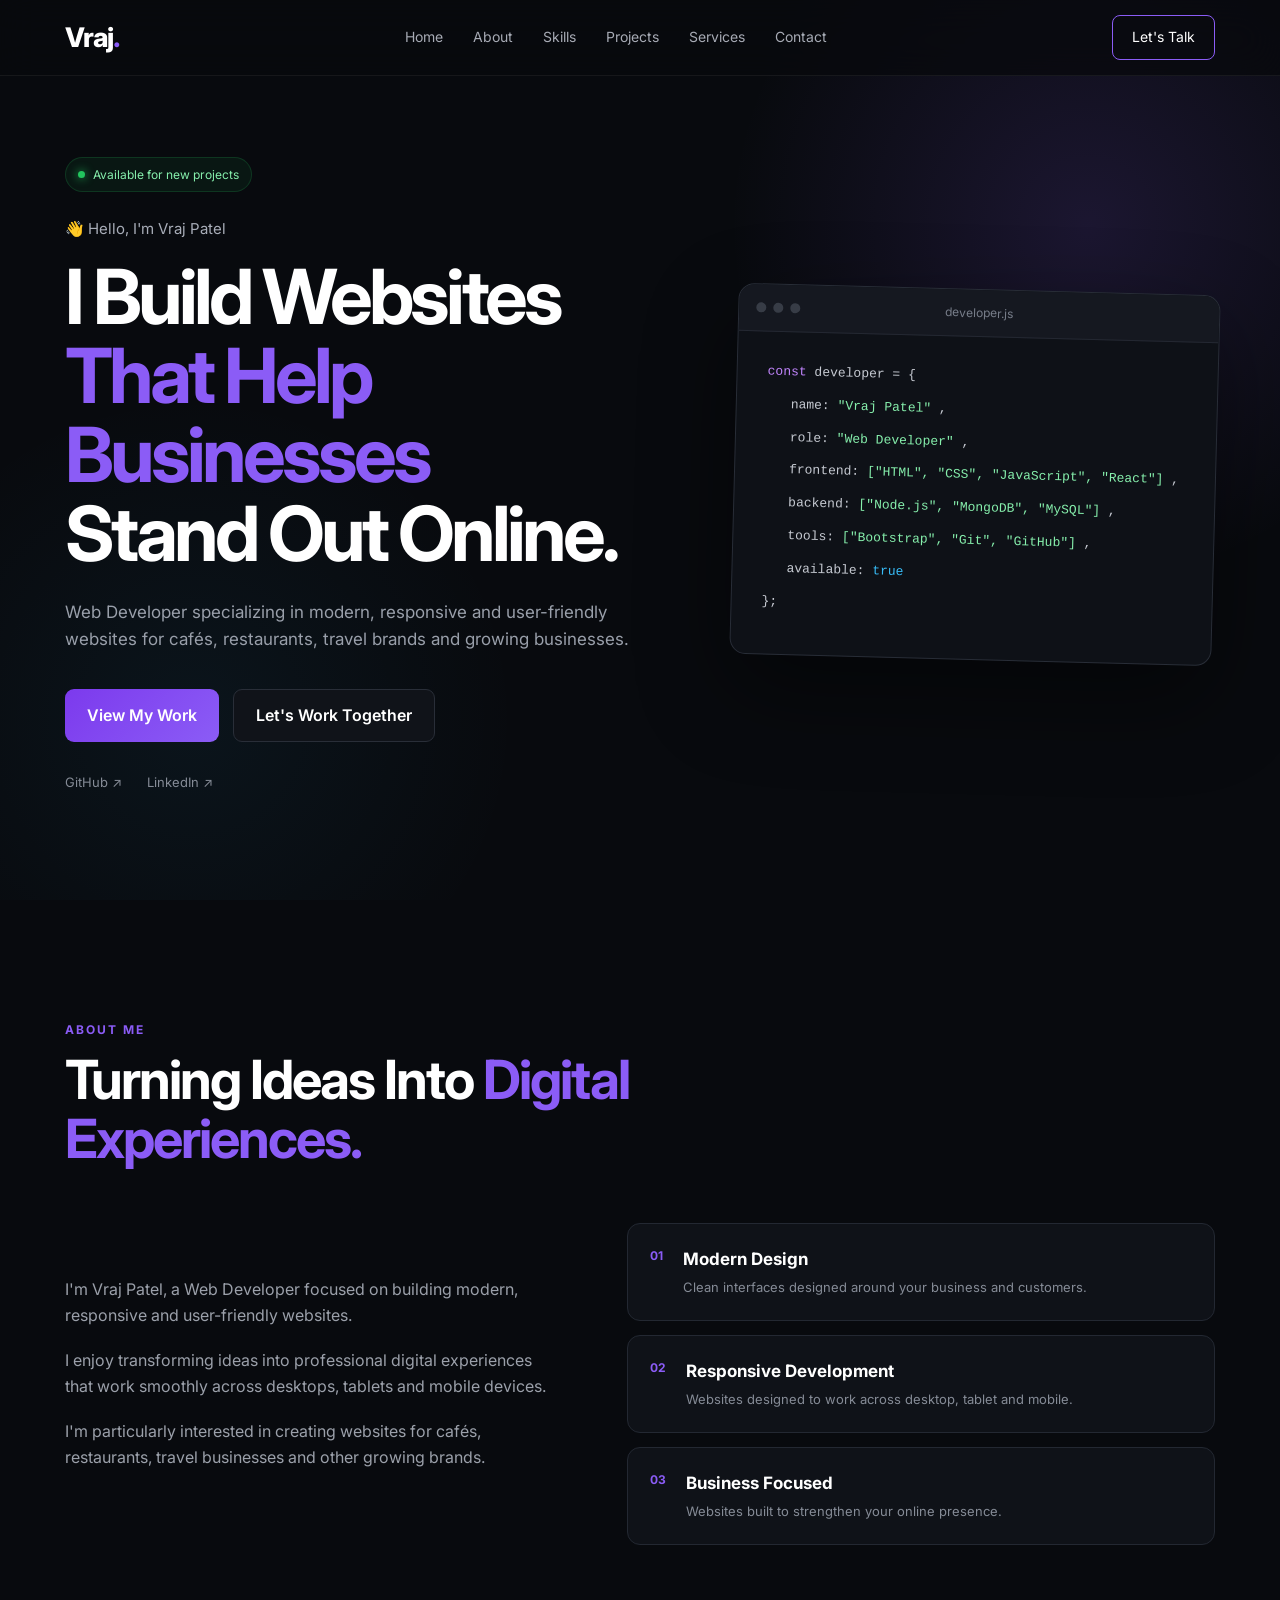
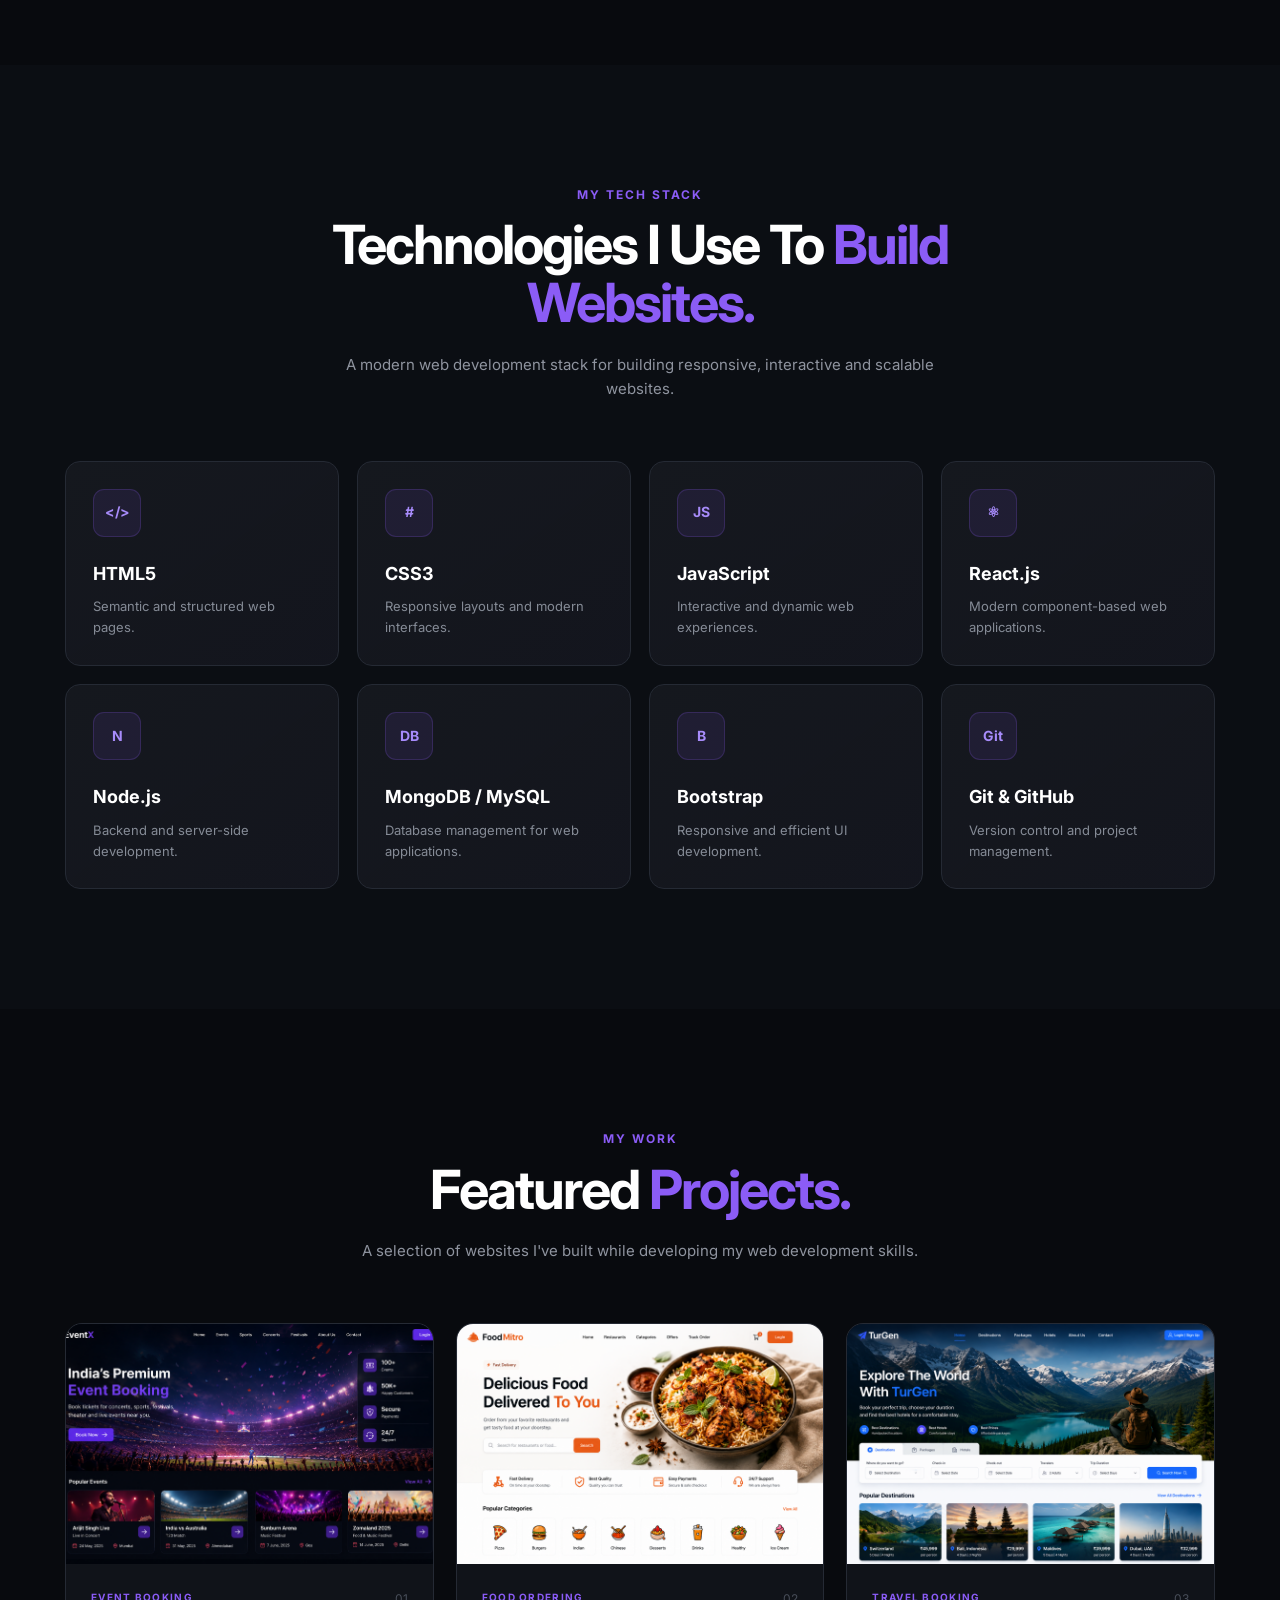
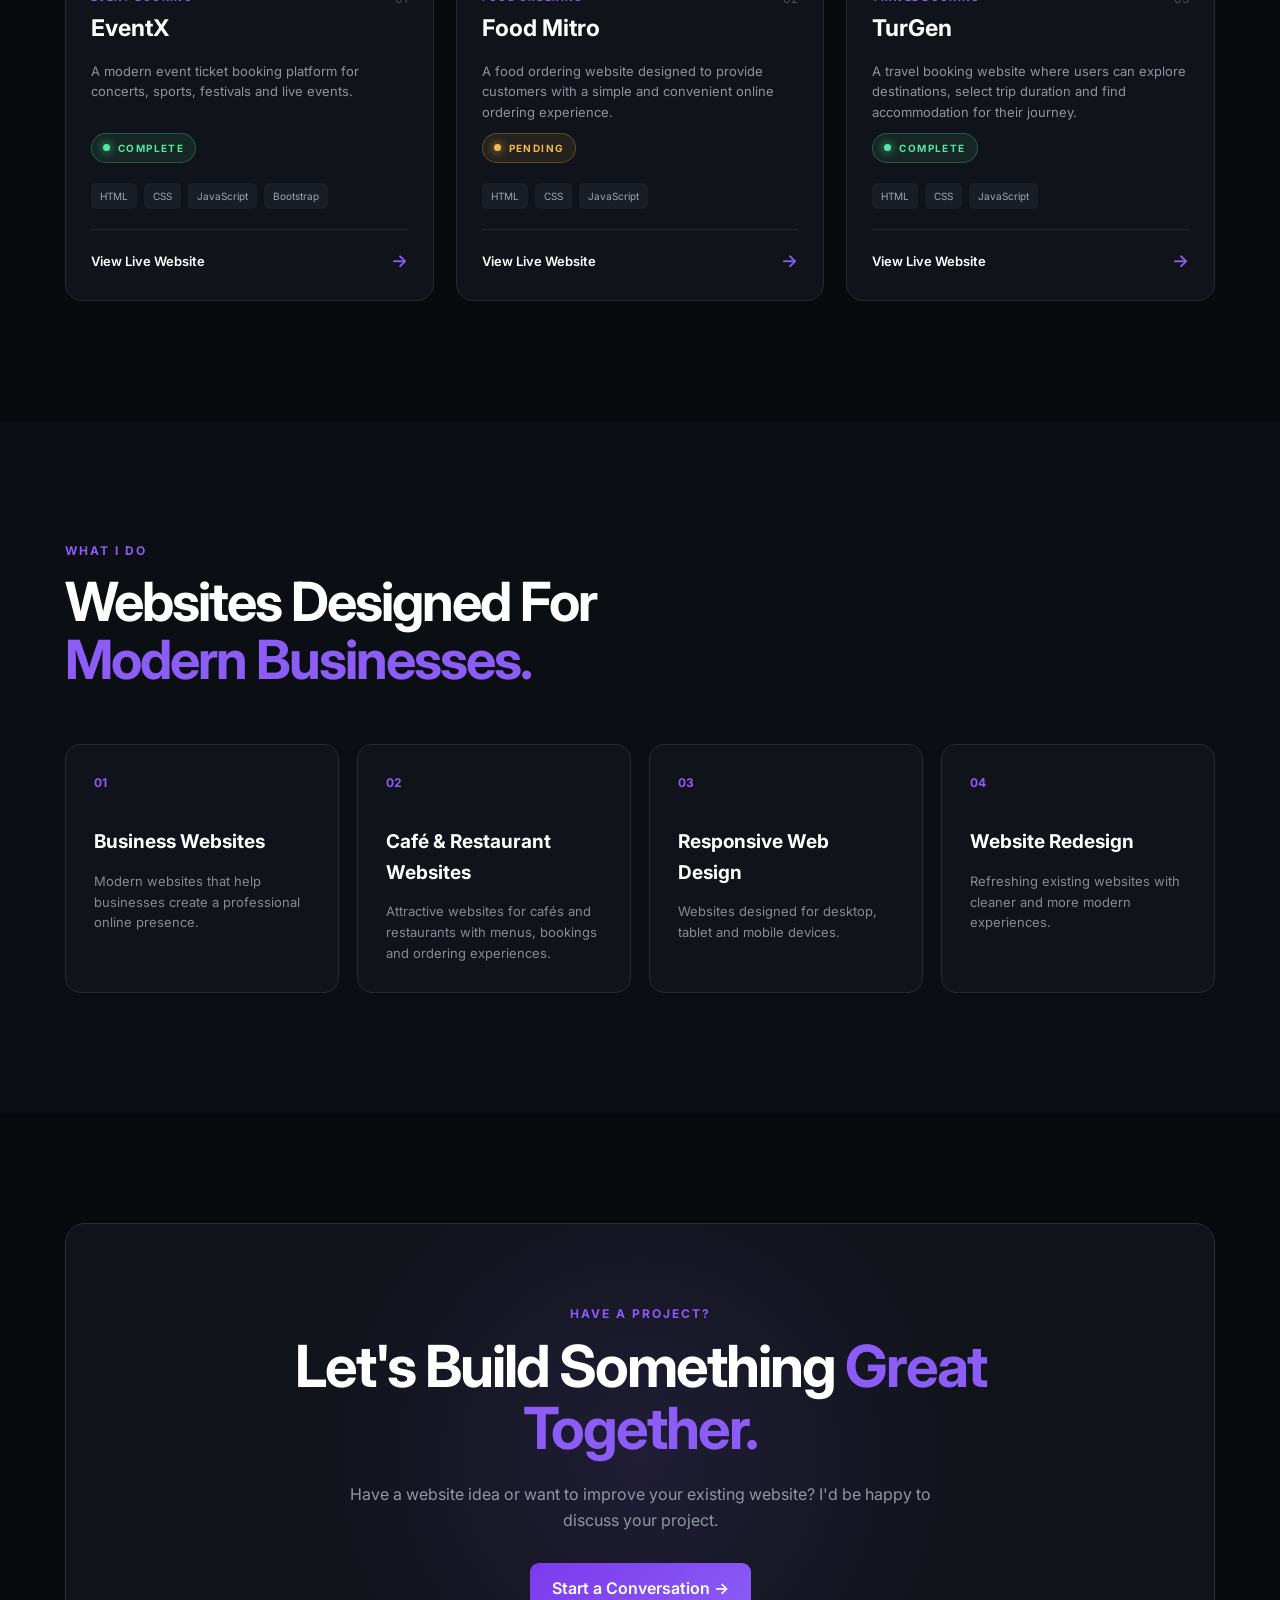
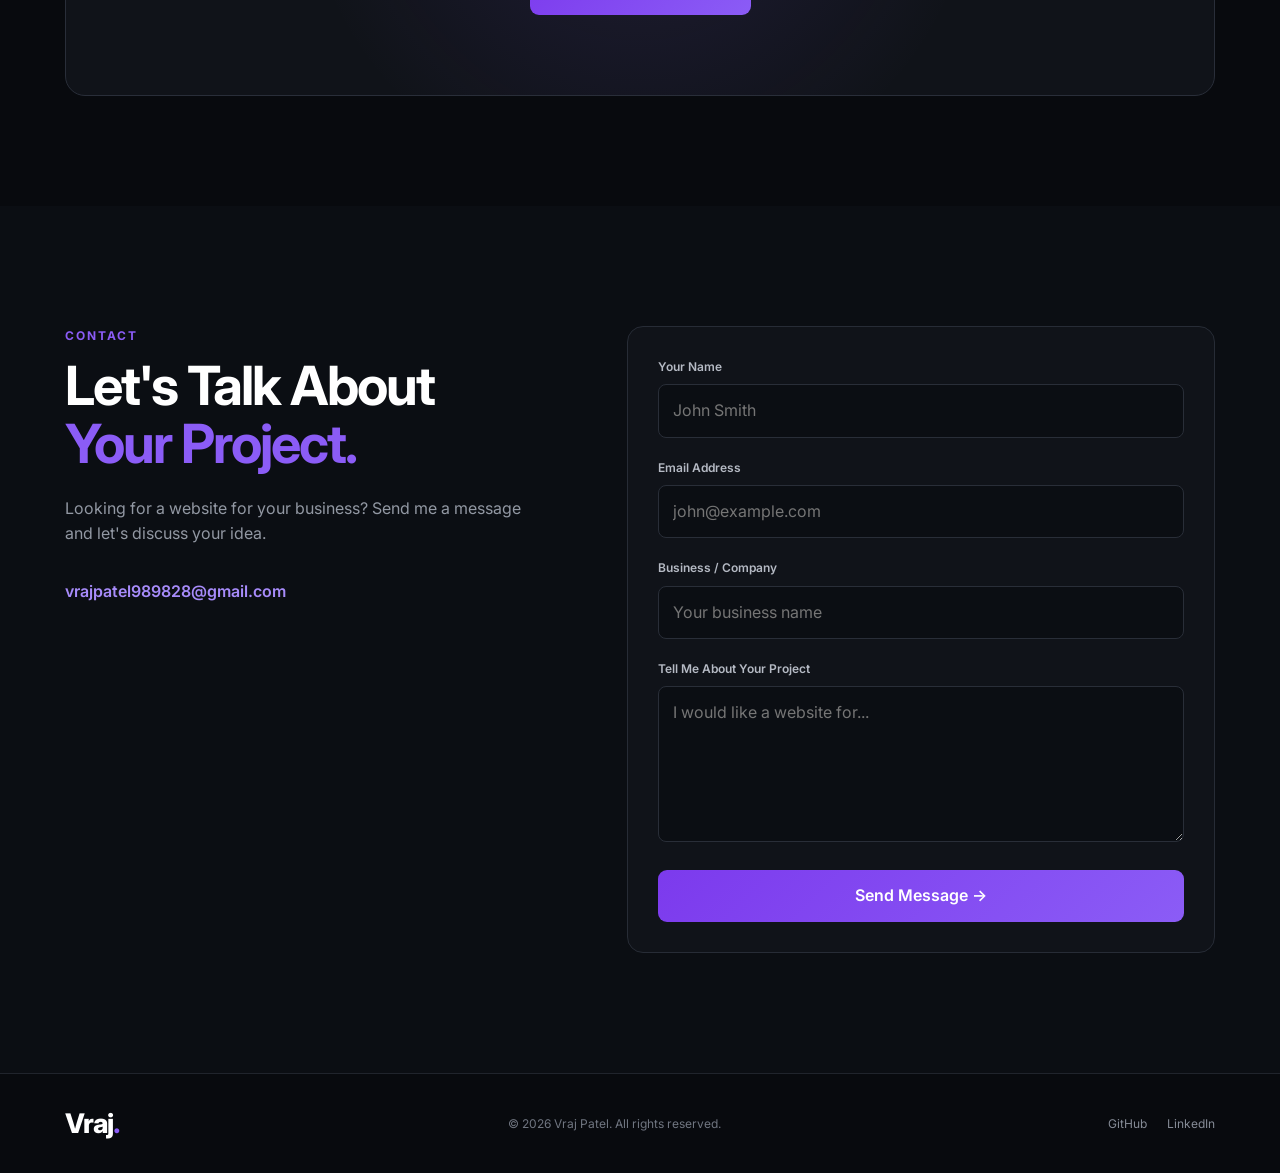
<file: index.html>
<!DOCTYPE html>
<html lang="en">

<head>
    <meta charset="UTF-8">
    <meta name="viewport" content="width=device-width, initial-scale=1.0">

    <title>Vraj Patel | Web Developer</title>

    <meta name="description"
        content="Vraj Patel is a web developer building modern, responsive and user-friendly websites for businesses.">

    <link rel="preconnect" href="https://fonts.googleapis.com">
    <link rel="preconnect" href="https://fonts.gstatic.com" crossorigin>

    <link
        href="https://fonts.googleapis.com/css2?family=Inter:wght@400;500;600;700;800&display=swap"
        rel="stylesheet">

    <link rel="stylesheet" href="style.css">
    <link rel="stylesheet" href="status.css">
</head>

<body>

    <!-- =========================
         NAVBAR
    ========================== -->

    <header class="navbar">

        <div class="container nav-container">

            <a href="#home" class="logo">
                Vraj<span>.</span>
            </a>

            <nav class="nav-menu" id="navMenu">

                <a href="#home">Home</a>
                <a href="#about">About</a>
                <a href="#skills">Skills</a>
                <a href="#projects">Projects</a>
                <a href="#services">Services</a>
                <a href="#contact">Contact</a>

            </nav>

            <a href="#contact" class="nav-btn">
                Let's Talk
            </a>

            <button class="menu-button" id="menuButton">
                ☰
            </button>

        </div>

    </header>


    <main>

        <!-- =========================
             HERO
        ========================== -->

        <section class="hero" id="home">

            <div class="container hero-container">

                <div class="hero-content">

                    <div class="available">
                        <span></span>
                        Available for new projects
                    </div>

                    <p class="hero-small">
                        👋 Hello, I'm Vraj Patel
                    </p>

                    <h1>
                        I Build Websites
                        <span>That Help Businesses</span>
                        Stand Out Online.
                    </h1>

                    <p class="hero-description">
                        Web Developer specializing in modern, responsive
                        and user-friendly websites for cafés, restaurants,
                        travel brands and growing businesses.
                    </p>

                    <div class="hero-buttons">

                        <a href="#projects"
                           class="btn primary-btn">
                            View My Work
                        </a>

                        <a href="#contact"
                           class="btn secondary-btn">
                            Let's Work Together
                        </a>

                    </div>

                    <div class="hero-social">

                        <!-- ADD YOUR GITHUB LINK LATER -->
                        <a href="#" target="_blank">
                            GitHub ↗
                        </a>

                        <!-- ADD YOUR LINKEDIN LINK LATER -->
                        <a href="#" target="_blank">
                            LinkedIn ↗
                        </a>

                    </div>

                </div>


                <!-- DEVELOPER CODE CARD -->

                <div class="hero-card">

                    <div class="code-window">

                        <div class="window-header">

                            <div class="window-dots">
                                <span></span>
                                <span></span>
                                <span></span>
                            </div>

                            <p>developer.js</p>

                        </div>


                        <div class="code-content">

                            <p>
                                <span class="purple">const</span>
                                developer = {
                            </p>

                            <p class="indent">
                                name:
                                <span class="green">
                                    "Vraj Patel"
                                </span>,
                            </p>

                            <p class="indent">
                                role:
                                <span class="green">
                                    "Web Developer"
                                </span>,
                            </p>

                            <p class="indent">
                                frontend:
                                <span class="green">
                                    ["HTML", "CSS", "JavaScript", "React"]
                                </span>,
                            </p>

                            <p class="indent">
                                backend:
                                <span class="green">
                                    ["Node.js", "MongoDB", "MySQL"]
                                </span>,
                            </p>

                            <p class="indent">
                                tools:
                                <span class="green">
                                    ["Bootstrap", "Git", "GitHub"]
                                </span>,
                            </p>

                            <p class="indent">
                                available:
                                <span class="blue">true</span>
                            </p>

                            <p>};</p>

                        </div>

                    </div>

                </div>

            </div>

        </section>


        <!-- =========================
             ABOUT
        ========================== -->

        <section class="section" id="about">

            <div class="container">

                <div class="section-heading">

                    <p class="section-label">
                        ABOUT ME
                    </p>

                    <h2>
                        Turning Ideas Into
                        <span>Digital Experiences.</span>
                    </h2>

                </div>


                <div class="about-grid">

                    <div class="about-content">

                        <p>
                            I'm Vraj Patel, a Web Developer focused on
                            building modern, responsive and user-friendly
                            websites.
                        </p>

                        <p>
                            I enjoy transforming ideas into professional
                            digital experiences that work smoothly across
                            desktops, tablets and mobile devices.
                        </p>

                        <p>
                            I'm particularly interested in creating
                            websites for cafés, restaurants, travel
                            businesses and other growing brands.
                        </p>

                    </div>


                    <div class="about-points">

                        <div class="about-point">
                            <span>01</span>

                            <div>
                                <h3>Modern Design</h3>
                                <p>
                                    Clean interfaces designed around
                                    your business and customers.
                                </p>
                            </div>
                        </div>


                        <div class="about-point">
                            <span>02</span>

                            <div>
                                <h3>Responsive Development</h3>
                                <p>
                                    Websites designed to work across
                                    desktop, tablet and mobile.
                                </p>
                            </div>
                        </div>


                        <div class="about-point">
                            <span>03</span>

                            <div>
                                <h3>Business Focused</h3>
                                <p>
                                    Websites built to strengthen your
                                    online presence.
                                </p>
                            </div>
                        </div>

                    </div>

                </div>

            </div>

        </section>


        <!-- =========================
             SKILLS
        ========================== -->

        <section class="section skills-section" id="skills">

            <div class="container">

                <div class="section-heading centered">

                    <p class="section-label">
                        MY TECH STACK
                    </p>

                    <h2>
                        Technologies I Use To
                        <span>Build Websites.</span>
                    </h2>

                    <p class="section-description">
                        A modern web development stack for building
                        responsive, interactive and scalable websites.
                    </p>

                </div>


                <div class="skills-grid">


                    <div class="skill-card">

                        <div class="skill-icon">
                            &lt;/&gt;
                        </div>

                        <h3>HTML5</h3>

                        <p>
                            Semantic and structured web pages.
                        </p>

                    </div>


                    <div class="skill-card">

                        <div class="skill-icon">
                            #
                        </div>

                        <h3>CSS3</h3>

                        <p>
                            Responsive layouts and modern interfaces.
                        </p>

                    </div>


                    <div class="skill-card">

                        <div class="skill-icon">
                            JS
                        </div>

                        <h3>JavaScript</h3>

                        <p>
                            Interactive and dynamic web experiences.
                        </p>

                    </div>


                    <div class="skill-card">

                        <div class="skill-icon">
                            ⚛
                        </div>

                        <h3>React.js</h3>

                        <p>
                            Modern component-based web applications.
                        </p>

                    </div>


                    <div class="skill-card">

                        <div class="skill-icon">
                            N
                        </div>

                        <h3>Node.js</h3>

                        <p>
                            Backend and server-side development.
                        </p>

                    </div>


                    <div class="skill-card">

                        <div class="skill-icon">
                            DB
                        </div>

                        <h3>MongoDB / MySQL</h3>

                        <p>
                            Database management for web applications.
                        </p>

                    </div>


                    <div class="skill-card">

                        <div class="skill-icon">
                            B
                        </div>

                        <h3>Bootstrap</h3>

                        <p>
                            Responsive and efficient UI development.
                        </p>

                    </div>


                    <div class="skill-card">

                        <div class="skill-icon">
                            Git
                        </div>

                        <h3>Git & GitHub</h3>

                        <p>
                            Version control and project management.
                        </p>

                    </div>

                </div>

            </div>

        </section>


        <!-- =========================
             PROJECTS
        ========================== -->

        <section class="section projects-section" id="projects">

            <div class="container">

                <div class="section-heading centered">

                    <p class="section-label">
                        MY WORK
                    </p>

                    <h2>
                        Featured
                        <span>Projects.</span>
                    </h2>

                    <p class="section-description">
                        A selection of websites I've built while
                        developing my web development skills.
                    </p>

                </div>


                <div class="projects-grid">


                    <!-- =================
                         EVENTX
                    ================== -->

                    <article class="project-card">

                        <div class="project-image">

                            <img
                                src="images/eventx.jpg"
                                alt="EventX Event Booking Website">

                            <div class="image-overlay">

                                <a href="eventx/index.html"
                                   class="preview-btn"
                                   target="_blank"
                                   rel="noopener noreferrer">
                                    View Website →
                                </a>

                            </div>

                        </div>


                        <div class="project-content">

                            <div class="project-title-row">

                                <div>

                                    <p class="project-category">
                                        EVENT BOOKING
                                    </p>

                                    <h3>
                                        EventX
                                    </h3>

                                </div>

                                <span class="project-number">
                                    01
                                </span>

                            </div>


                            <p class="project-description">
                                A modern event ticket booking platform
                                for concerts, sports, festivals and
                                live events.
                            </p>


                            <p class="project-status status-complete"><span></span> Complete</p>

                            <div class="project-tags">

                                <span>HTML</span>
                                <span>CSS</span>
                                <span>JavaScript</span>
                                <span>Bootstrap</span>

                            </div>


                            <!-- ADD EVENTX LIVE LINK HERE -->

                            <a href="eventx/index.html"
                               class="project-link"
                               target="_blank"
                               rel="noopener noreferrer">
                                View Live Website
                                <span>→</span>
                            </a>

                        </div>

                    </article>


                    <!-- =================
                         FOOD MITRO
                    ================== -->

                    <article class="project-card">

                        <div class="project-image">

                            <img
                                src="images/food-mitro.jpg"
                                alt="Food Mitro Food Ordering Website">

                            <div class="image-overlay">

                                <a href="#"
                                   class="preview-btn">
                                    View Website →
                                </a>

                            </div>

                        </div>


                        <div class="project-content">

                            <div class="project-title-row">

                                <div>

                                    <p class="project-category">
                                        FOOD ORDERING
                                    </p>

                                    <h3>
                                        Food Mitro
                                    </h3>

                                </div>

                                <span class="project-number">
                                    02
                                </span>

                            </div>


                            <p class="project-description">
                                A food ordering website designed to
                                provide customers with a simple and
                                convenient online ordering experience.
                            </p>


                            <p class="project-status status-pending"><span></span> Pending</p>

                            <div class="project-tags">

                                <span>HTML</span>
                                <span>CSS</span>
                                <span>JavaScript</span>

                            </div>


                            <!-- ADD FOOD MITRO LIVE LINK HERE -->

                            <a href="#"
                               class="project-link"
                               target="_blank">
                                View Live Website
                                <span>→</span>
                            </a>

                        </div>

                    </article>


                    <!-- =================
                         TURGEN
                    ================== -->

                    <article class="project-card">

                        <div class="project-image">

                            <img
                                src="images/turgen.jpg"
                                alt="TurGen Travel Booking Website">

                            <div class="image-overlay">

                                          <a href="Tourgen/home.html"
                                              class="preview-btn"
                                              target="_blank"
                                              rel="noopener noreferrer">
                                    View Website →
                                </a>

                            </div>

                        </div>


                        <div class="project-content">

                            <div class="project-title-row">

                                <div>

                                    <p class="project-category">
                                        TRAVEL BOOKING
                                    </p>

                                    <h3>
                                        TurGen
                                    </h3>

                                </div>

                                <span class="project-number">
                                    03
                                </span>

                            </div>


                            <p class="project-description">
                                A travel booking website where users
                                can explore destinations, select trip
                                duration and find accommodation for
                                their journey.
                            </p>


                            <p class="project-status status-complete"><span></span> Complete</p>

                            <div class="project-tags">

                                <span>HTML</span>
                                <span>CSS</span>
                                <span>JavaScript</span>

                            </div>


                            <!-- ADD TURGEN LIVE LINK HERE -->

                                     <a href="Tourgen/home.html"
                                         class="project-link"
                                         target="_blank"
                                         rel="noopener noreferrer">
                                View Live Website
                                <span>→</span>
                            </a>

                        </div>

                    </article>

                </div>

            </div>

        </section>


        <!-- =========================
             SERVICES
        ========================== -->

        <section class="section services-section" id="services">

            <div class="container">

                <div class="section-heading">

                    <p class="section-label">
                        WHAT I DO
                    </p>

                    <h2>
                        Websites Designed For
                        <span>Modern Businesses.</span>
                    </h2>

                </div>


                <div class="services-grid">


                    <div class="service-card">

                        <span class="service-number">
                            01
                        </span>

                        <h3>
                            Business Websites
                        </h3>

                        <p>
                            Modern websites that help businesses
                            create a professional online presence.
                        </p>

                    </div>


                    <div class="service-card">

                        <span class="service-number">
                            02
                        </span>

                        <h3>
                            Café & Restaurant Websites
                        </h3>

                        <p>
                            Attractive websites for cafés and
                            restaurants with menus, bookings and
                            ordering experiences.
                        </p>

                    </div>


                    <div class="service-card">

                        <span class="service-number">
                            03
                        </span>

                        <h3>
                            Responsive Web Design
                        </h3>

                        <p>
                            Websites designed for desktop,
                            tablet and mobile devices.
                        </p>

                    </div>


                    <div class="service-card">

                        <span class="service-number">
                            04
                        </span>

                        <h3>
                            Website Redesign
                        </h3>

                        <p>
                            Refreshing existing websites with
                            cleaner and more modern experiences.
                        </p>

                    </div>

                </div>

            </div>

        </section>


        <!-- =========================
             CTA
        ========================== -->

        <section class="cta-section">

            <div class="container">

                <div class="cta-box">

                    <p class="section-label">
                        HAVE A PROJECT?
                    </p>

                    <h2>
                        Let's Build Something
                        <span>Great Together.</span>
                    </h2>

                    <p>
                        Have a website idea or want to improve
                        your existing website? I'd be happy to
                        discuss your project.
                    </p>

                    <a href="#contact"
                       class="btn primary-btn">
                        Start a Conversation →
                    </a>

                </div>

            </div>

        </section>


        <!-- =========================
             CONTACT
        ========================== -->

        <section class="section contact-section" id="contact">

            <div class="container">

                <div class="contact-grid">


                    <div class="contact-info">

                        <p class="section-label">
                            CONTACT
                        </p>

                        <h2>
                            Let's Talk About
                            <span>Your Project.</span>
                        </h2>

                        <p>
                            Looking for a website for your business?
                            Send me a message and let's discuss
                            your idea.
                        </p>


                        <!-- CHANGE YOUR EMAIL HERE -->

                        <a
                            href="mailto:vrajpatel989828@gmail.com"
                            class="email-link">

                            vrajpatel989828@gmail.com

                        </a>

                    </div>


                    <form class="contact-form"
                          id="contactForm">

                        <div class="form-group">

                            <label for="name">
                                Your Name
                            </label>

                            <input
                                type="text"
                                id="name"
                                placeholder="John Smith"
                                required>

                        </div>


                        <div class="form-group">

                            <label for="email">
                                Email Address
                            </label>

                            <input
                                type="email"
                                id="email"
                                placeholder="john@example.com"
                                required>

                        </div>


                        <div class="form-group">

                            <label for="business">
                                Business / Company
                            </label>

                            <input
                                type="text"
                                id="business"
                                placeholder="Your business name">

                        </div>


                        <div class="form-group">

                            <label for="message">
                                Tell Me About Your Project
                            </label>

                            <textarea
                                id="message"
                                rows="5"
                                placeholder="I would like a website for..."
                                required></textarea>

                        </div>


                        <button
                            type="submit"
                            class="btn primary-btn submit-btn">

                            Send Message →

                        </button>

                    </form>

                </div>

            </div>

        </section>

    </main>


    <!-- =========================
         FOOTER
    ========================== -->

    <footer>

        <div class="container footer-container">

            <a href="#home" class="logo">
                Vraj<span>.</span>
            </a>

            <p class="copyright">
                © 2026 Vraj Patel. All rights reserved.
            </p>

            <div class="footer-links">

                <a href="#" target="_blank">
                    GitHub
                </a>

                <a href="#" target="_blank">
                    LinkedIn
                </a>

            </div>

        </div>

    </footer>


    <script src="script.js"></script>

</body>

</html>
</file>
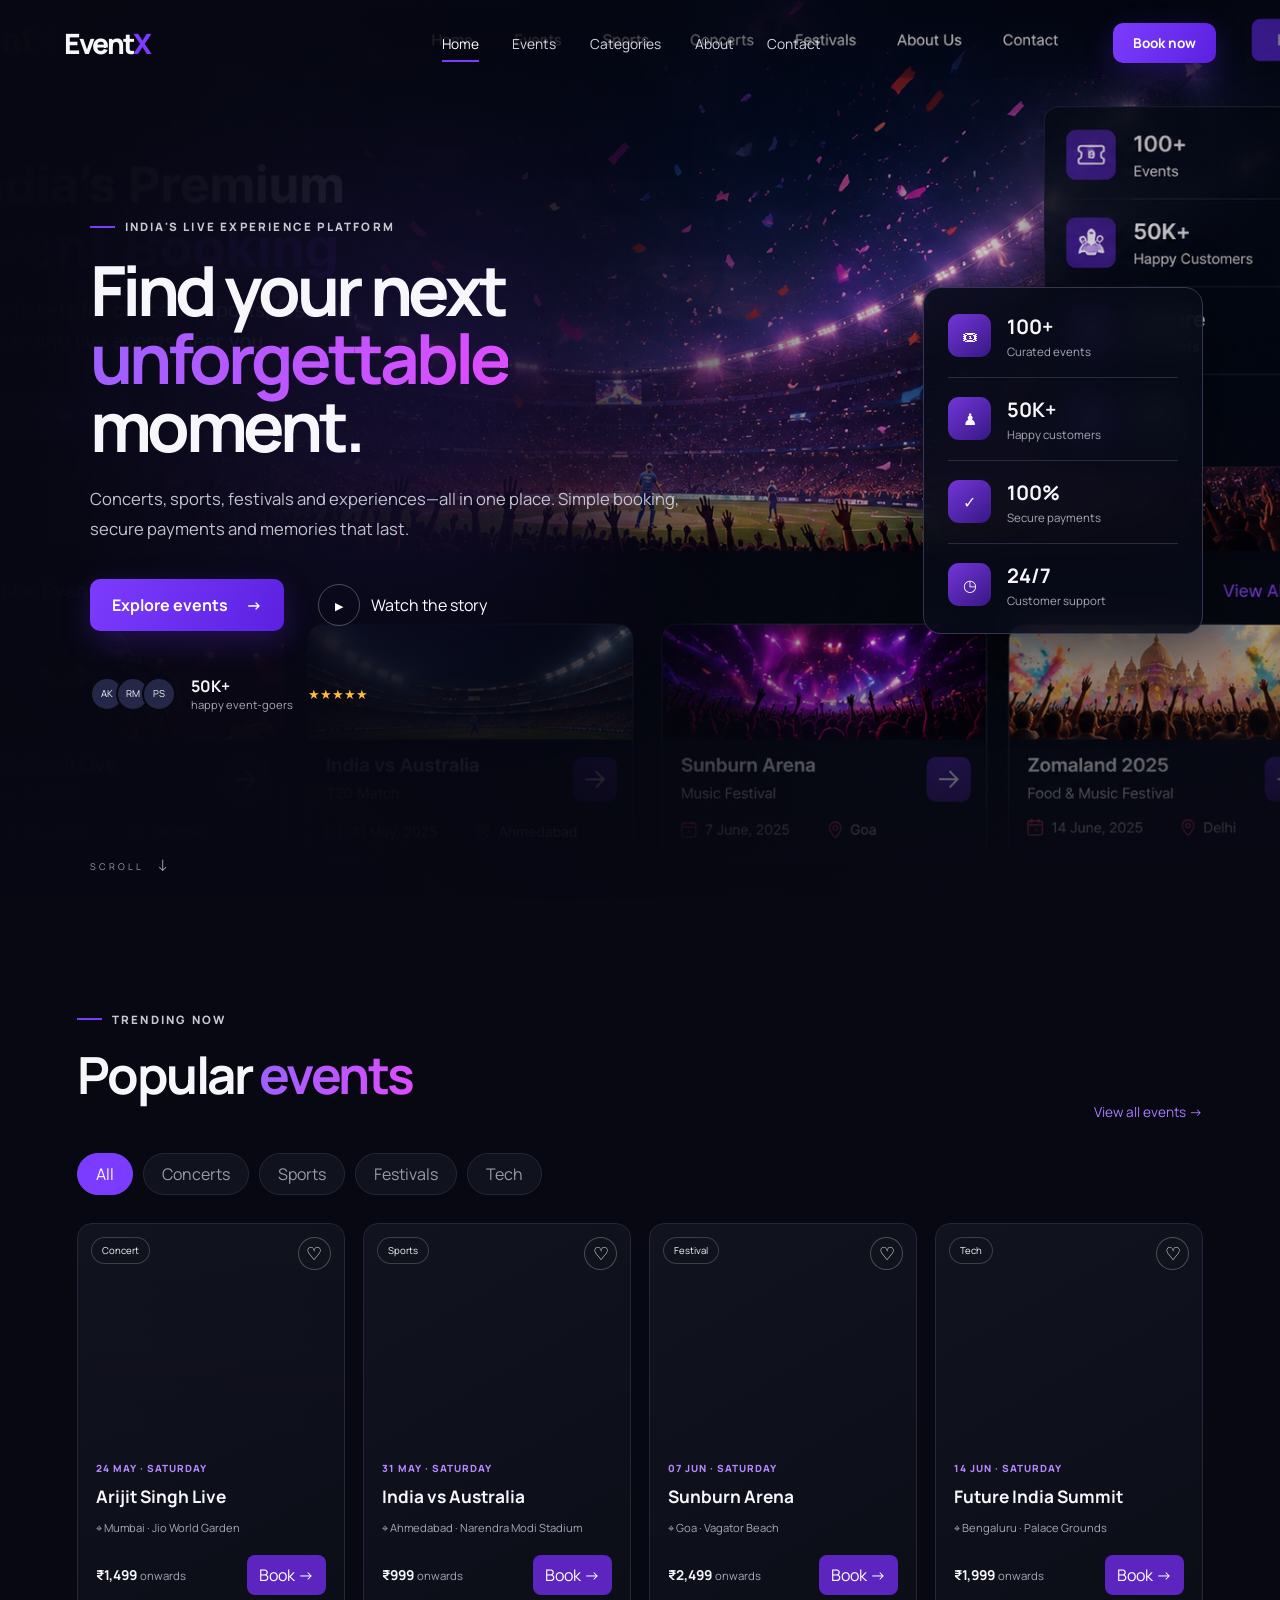
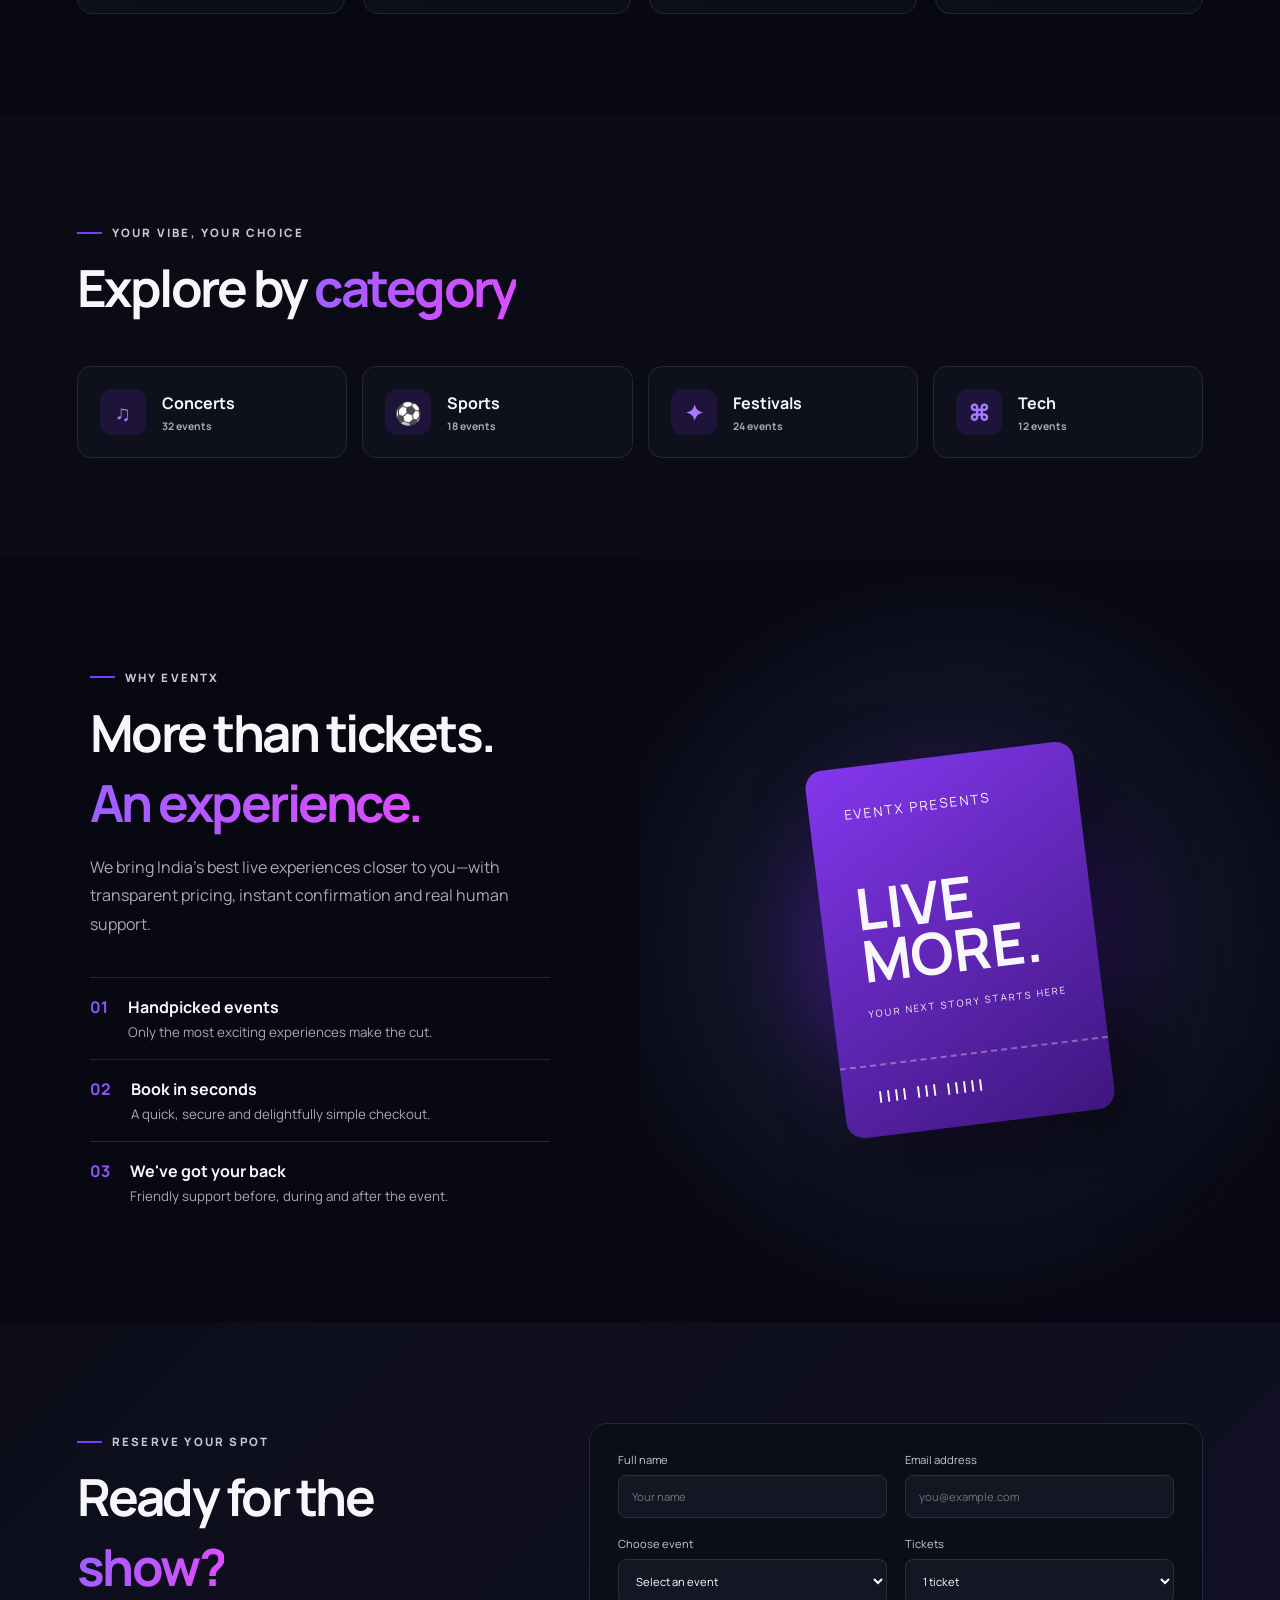
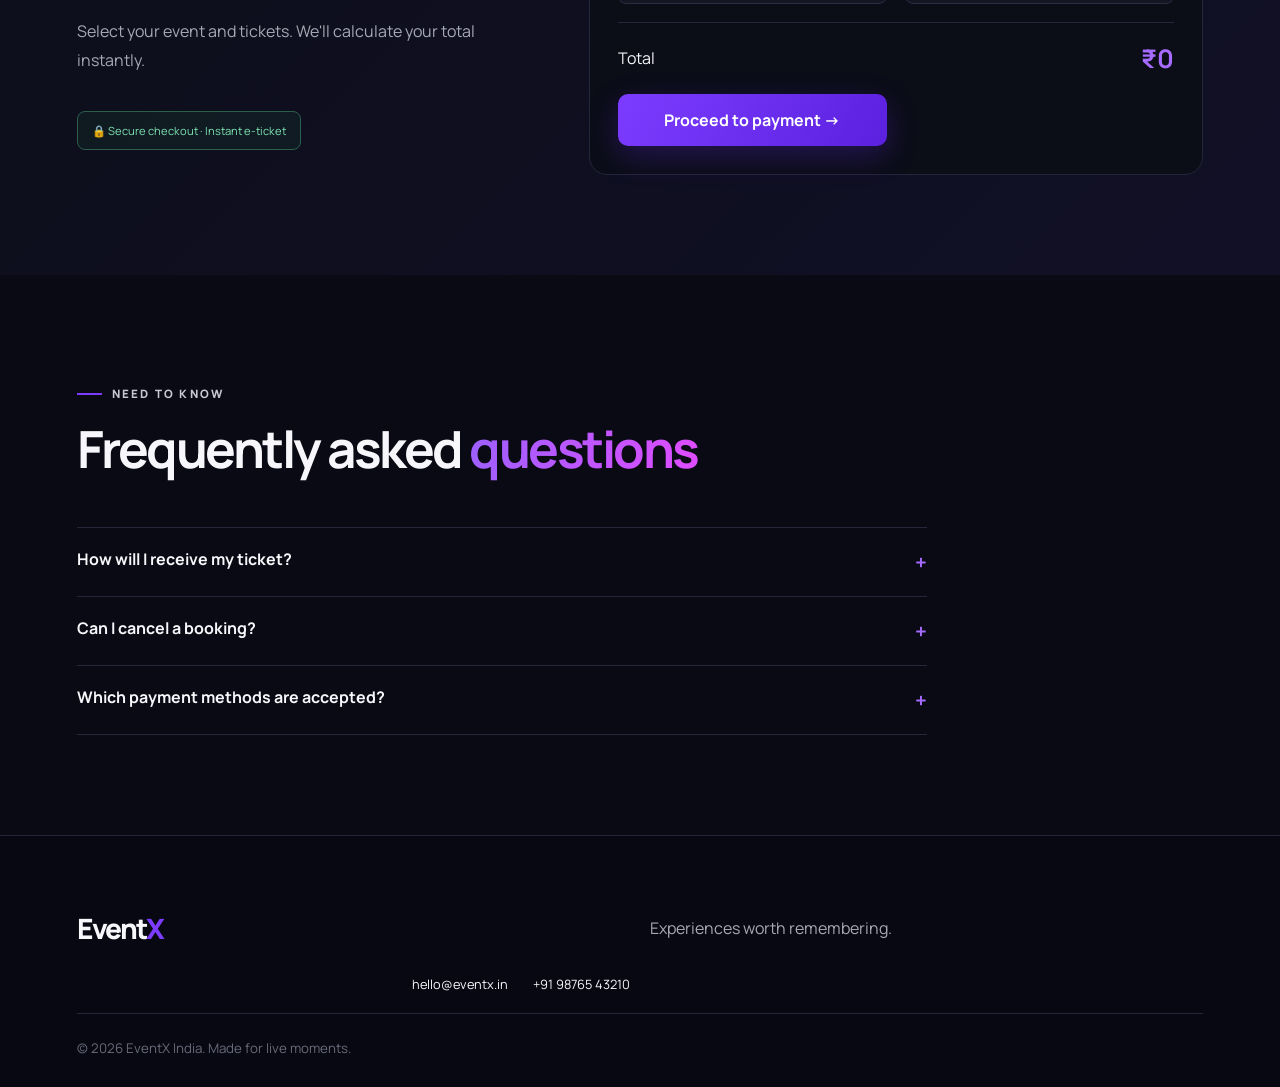
<file: eventx/index.html>
<!doctype html>
<html lang="en">
<head>
  <meta charset="utf-8">
  <meta name="viewport" content="width=device-width,initial-scale=1">
  <meta name="description" content="EventX — discover and book India's best concerts, sports and festivals.">
  <title>EventX — Live More</title>
  <link rel="preconnect" href="https://fonts.googleapis.com">
  <link rel="preconnect" href="https://fonts.gstatic.com" crossorigin>
  <link href="https://fonts.googleapis.com/css2?family=Manrope:wght@400;500;600;700;800&display=swap" rel="stylesheet">
  <link rel="stylesheet" href="style.css">
  <link rel="stylesheet" href="payment.css">
</head>
<body>
  <header class="site-header" id="top">
    <a class="brand" href="#top" aria-label="EventX home">Event<span>X</span></a>
    <button class="menu-btn" aria-label="Open menu" aria-expanded="false"><span></span><span></span><span></span></button>
    <nav class="nav" aria-label="Main navigation">
      <a class="active" href="#top">Home</a><a href="#events">Events</a><a href="#categories">Categories</a><a href="#about">About</a><a href="#contact">Contact</a>
    </nav>
    <a class="btn btn-small desktop-cta" href="#booking">Book now</a>
  </header>

  <main>
    <section class="hero">
      <div class="hero-glow"></div>
      <div class="hero-content reveal">
        <p class="eyebrow"><span></span> India's live experience platform</p>
        <h1>Find your next<br><em>unforgettable</em> moment.</h1>
        <p class="hero-copy">Concerts, sports, festivals and experiences—all in one place. Simple booking, secure payments and memories that last.</p>
        <div class="hero-actions"><a class="btn" href="#events">Explore events <b>→</b></a><button class="play" data-video><i>▶</i> Watch the story</button></div>
        <div class="trust"><div class="avatars"><span>AK</span><span>RM</span><span>PS</span></div><div><strong>50K+</strong><small>happy event-goers</small></div><div class="stars">★★★★★</div></div>
      </div>
      <aside class="stats reveal">
        <div><i>🎟</i><p><strong>100+</strong><span>Curated events</span></p></div>
        <div><i>♟</i><p><strong>50K+</strong><span>Happy customers</span></p></div>
        <div><i>✓</i><p><strong>100%</strong><span>Secure payments</span></p></div>
        <div><i>◷</i><p><strong>24/7</strong><span>Customer support</span></p></div>
      </aside>
      <a class="scroll" href="#events">SCROLL <span>↓</span></a>
    </section>

    <section class="section" id="events">
      <div class="section-head reveal"><div><p class="eyebrow"><span></span> Trending now</p><h2>Popular <em>events</em></h2></div><a href="#events" class="text-link">View all events →</a></div>
      <div class="filters reveal" role="group" aria-label="Filter events"><button class="active" data-filter="all">All</button><button data-filter="concert">Concerts</button><button data-filter="sport">Sports</button><button data-filter="festival">Festivals</button><button data-filter="tech">Tech</button></div>
      <div class="event-grid">
        <article class="event-card reveal" data-category="concert"><div class="event-image image-concert"><span class="badge">Concert</span><button aria-label="Save event">♡</button></div><div class="event-body"><p class="date">24 MAY · SATURDAY</p><h3>Arijit Singh Live</h3><p class="location">⌖ Mumbai · Jio World Garden</p><div><strong>₹1,499 <small>onwards</small></strong><button class="card-book" data-event="Arijit Singh Live" data-price="1499">Book →</button></div></div></article>
        <article class="event-card reveal" data-category="sport"><div class="event-image image-sport"><span class="badge">Sports</span><button aria-label="Save event">♡</button></div><div class="event-body"><p class="date">31 MAY · SATURDAY</p><h3>India vs Australia</h3><p class="location">⌖ Ahmedabad · Narendra Modi Stadium</p><div><strong>₹999 <small>onwards</small></strong><button class="card-book" data-event="India vs Australia" data-price="999">Book →</button></div></div></article>
        <article class="event-card reveal" data-category="festival"><div class="event-image image-festival"><span class="badge">Festival</span><button aria-label="Save event">♡</button></div><div class="event-body"><p class="date">07 JUN · SATURDAY</p><h3>Sunburn Arena</h3><p class="location">⌖ Goa · Vagator Beach</p><div><strong>₹2,499 <small>onwards</small></strong><button class="card-book" data-event="Sunburn Arena" data-price="2499">Book →</button></div></div></article>
        <article class="event-card reveal" data-category="tech"><div class="event-image image-tech"><span class="badge">Tech</span><button aria-label="Save event">♡</button></div><div class="event-body"><p class="date">14 JUN · SATURDAY</p><h3>Future India Summit</h3><p class="location">⌖ Bengaluru · Palace Grounds</p><div><strong>₹1,999 <small>onwards</small></strong><button class="card-book" data-event="Future India Summit" data-price="1999">Book →</button></div></div></article>
      </div>
    </section>

    <section class="categories section" id="categories"><div class="section-head reveal"><div><p class="eyebrow"><span></span> Your vibe, your choice</p><h2>Explore by <em>category</em></h2></div></div><div class="category-grid reveal"><a href="#events"><b>♫</b><span>Concerts<small>32 events</small></span></a><a href="#events"><b>⚽</b><span>Sports<small>18 events</small></span></a><a href="#events"><b>✦</b><span>Festivals<small>24 events</small></span></a><a href="#events"><b>⌘</b><span>Tech<small>12 events</small></span></a></div></section>

    <section class="experience" id="about"><div class="experience-copy reveal"><p class="eyebrow"><span></span> Why EventX</p><h2>More than tickets.<br><em>An experience.</em></h2><p>We bring India's best live experiences closer to you—with transparent pricing, instant confirmation and real human support.</p><div class="feature-list"><div><b>01</b><span><strong>Handpicked events</strong><small>Only the most exciting experiences make the cut.</small></span></div><div><b>02</b><span><strong>Book in seconds</strong><small>A quick, secure and delightfully simple checkout.</small></span></div><div><b>03</b><span><strong>We've got your back</strong><small>Friendly support before, during and after the event.</small></span></div></div></div><div class="experience-art reveal"><span class="orb"></span><div class="ticket"><small>EVENTX PRESENTS</small><h3>LIVE<br>MORE.</h3><p>YOUR NEXT STORY STARTS HERE</p><b>|||| ||| |||||</b></div></div></section>

    <section class="booking section" id="booking"><div class="booking-copy reveal"><p class="eyebrow"><span></span> Reserve your spot</p><h2>Ready for the <em>show?</em></h2><p>Select your event and tickets. We'll calculate your total instantly.</p><div class="secure-note">🔒 Secure checkout · Instant e-ticket</div></div><form id="bookingForm" class="booking-form reveal" novalidate><label>Full name<input id="name" type="text" placeholder="Your name" required minlength="3"></label><label>Email address<input id="email" type="email" placeholder="you@example.com" required></label><label>Choose event<select id="event" required><option value="">Select an event</option><option value="Arijit Singh Live" data-price="1499">Arijit Singh Live</option><option value="India vs Australia" data-price="999">India vs Australia</option><option value="Sunburn Arena" data-price="2499">Sunburn Arena</option><option value="Future India Summit" data-price="1999">Future India Summit</option></select></label><label>Tickets<select id="tickets" required><option value="1">1 ticket</option><option value="2">2 tickets</option><option value="3">3 tickets</option><option value="4">4 tickets</option><option value="5">5 tickets</option></select></label><div class="booking-total"><span>Total</span><strong id="total">₹0</strong></div><button class="btn" type="submit">Proceed to payment →</button><p id="formMessage" role="status"></p></form></section>
    <section class="faq section"><div class="section-head reveal"><div><p class="eyebrow"><span></span> Need to know</p><h2>Frequently asked <em>questions</em></h2></div></div><div class="faq-list reveal"><details><summary>How will I receive my ticket?<b>+</b></summary><p>Your digital ticket appears instantly after payment and can be downloaded as a printable receipt.</p></details><details><summary>Can I cancel a booking?<b>+</b></summary><p>Cancellation rules are determined by each event organiser. This portfolio demo does not process refunds.</p></details><details><summary>Which payment methods are accepted?<b>+</b></summary><p>The checkout demonstrates UPI, cards and net banking. No real money is charged in this demo.</p></details></div></section>
  </main>

  <footer id="contact"><a class="brand" href="#top">Event<span>X</span></a><p>Experiences worth remembering.</p><div><a href="mailto:hello@eventx.in">hello@eventx.in</a><a href="tel:+919876543210">+91 98765 43210</a></div><small>© 2026 EventX India. Made for live moments.</small></footer>
  <div class="payment-modal" id="paymentModal" aria-hidden="true"><div class="payment-backdrop" data-close-payment></div><section class="payment-panel"><button class="modal-close" data-close-payment>×</button><p class="eyebrow"><span></span> EventX secure checkout</p><h2>Complete payment</h2><div class="pay-summary"><span id="payEvent">Event</span><strong id="payAmount">₹0</strong></div><div class="pay-tabs"><button class="active" data-method="upi">UPI</button><button data-method="card">Card</button><button data-method="bank">Net banking</button></div><form id="paymentForm"><div class="pay-view active" data-view="upi"><label>UPI ID<input id="upiId" placeholder="name@bank"></label></div><div class="pay-view" data-view="card"><label>Card number<input id="cardNumber" inputmode="numeric" maxlength="19" placeholder="1234 5678 9012 3456"></label><div class="split"><label>Expiry<input id="expiry" maxlength="5" placeholder="MM/YY"></label><label>CVV<input id="cvv" maxlength="3" placeholder="•••"></label></div></div><div class="pay-view" data-view="bank"><label>Select bank<select id="bank"><option value="">Choose your bank</option><option>State Bank of India</option><option>HDFC Bank</option><option>ICICI Bank</option><option>Axis Bank</option></select></label></div><button class="btn pay-button" type="submit"><span>Pay securely</span><strong id="buttonAmount">₹0</strong></button><small class="demo-label">Portfolio demo · No real payment will be charged</small></form></section></div>
  <div class="ticket-modal" id="ticketModal" aria-hidden="true"><div class="payment-backdrop" data-close-ticket></div><section class="ticket-panel"><div class="success-icon">✓</div><p class="eyebrow">PAYMENT SUCCESSFUL</p><h2>You're going!</h2><p>Your booking is confirmed. Save this ticket for entry.</p><div class="digital-ticket"><div><small>EVENT</small><strong id="ticketEvent"></strong></div><div class="ticket-row"><span><small>GUEST</small><strong id="ticketGuest"></strong></span><span><small>TICKETS</small><strong id="ticketCount"></strong></span></div><div class="ticket-row"><span><small>BOOKING ID</small><strong id="ticketId"></strong></span><span><small>PAID</small><strong id="ticketPaid"></strong></span></div><div class="barcode">||||| || |||| | ||||| |||</div></div><div class="ticket-actions"><button class="btn" id="downloadTicket">Download ticket</button><button class="secondary-btn" data-close-ticket>Done</button></div></section></div>
  <div class="toast" id="toast" role="status"></div>
  <script src="script.js"></script>
  <script src="checkout.js"></script>
</body>
</html>
</file>
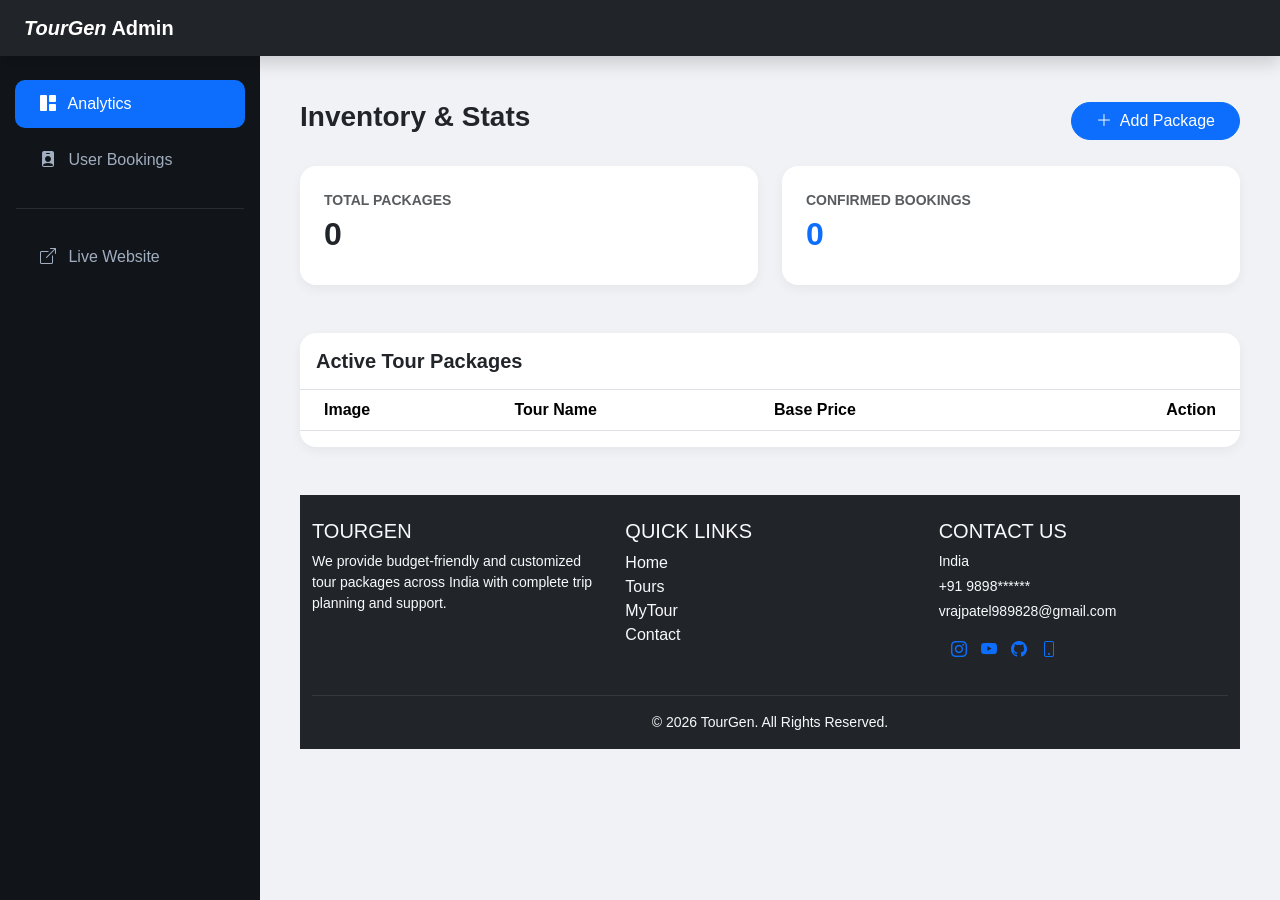
<file: Tourgen/admin.html>
<!DOCTYPE html>
<html lang="en">
<head>
    <meta charset="UTF-8">
    <meta name="viewport" content="width=device-width, initial-scale=1.0">
    <title>TourGen | Admin Panel</title>
    <link href="https://cdn.jsdelivr.net/npm/bootstrap@5.0.2/dist/css/bootstrap.min.css" rel="stylesheet">
    <link rel="stylesheet" href="https://cdn.jsdelivr.net/npm/bootstrap-icons/font/bootstrap-icons.css">
    <link rel="stylesheet" href="admin.css">
    <script src="https://cdn.jsdelivr.net/npm/bootstrap@5.0.2/dist/js/bootstrap.bundle.min.js"></script>
    <script src="admin.js"></script>
</head>
<body>

    <nav id="sidebar">
        <ul class="nav flex-column gap-2">
            <li><a onclick="showSection('dashboard', this)" class="nav-link active"><i class="bi bi-grid-1x2-fill me-2"></i> Analytics</a></li>
            <li><a onclick="showSection('bookings', this)" class="nav-link"><i class="bi bi-person-badge-fill me-2"></i> User Bookings</a></li>
            <li><hr class="text-secondary mx-3"></li>
            <li><a href="home.html" class="nav-link"><i class="bi bi-box-arrow-up-right me-2"></i> Live Website</a></li>
        </ul>
    </nav>

    <div id="main-content">
        <nav class="navbar navbar-expand-lg navbar-dark bg-dark fixed-top shadow">
            <div class="container-fluid px-4">
                <a class="navbar-brand fw-bold"><i>TourGen</i> Admin</a>
            </div>
        </nav>

        <div id="dashboard" class="section-content active">
            <div class="d-flex justify-content-between align-items-center mb-4">
                <h3 class="fw-bold">Inventory & Stats</h3>
                <button class="btn btn-primary rounded-pill px-4" data-bs-toggle="modal" data-bs-target="#addTourModal">
                    <i class="bi bi-plus-lg me-2"></i>Add Package
                </button>
            </div>

            <div class="row g-4 mb-5">
                <div class="col-md-6">
                    <div class="card p-4">
                        <small class="text-muted fw-bold">TOTAL PACKAGES</small>
                        <h2 class="fw-bold mt-1" id="stat-tours">0</h2>
                    </div>
                </div>
                <div class="col-md-6">
                    <div class="card p-4">
                        <small class="text-muted fw-bold">CONFIRMED BOOKINGS</small>
                        <h2 class="fw-bold mt-1 text-primary" id="stat-bookings">0</h2>
                    </div>
                </div>
            </div>

            <div class="card border-0">
                <div class="p-3 border-bottom"><h5 class="mb-0 fw-bold">Active Tour Packages</h5></div>
                <div class="table-responsive">
                    <table class="table align-middle">
                        <thead class="bg-light text-muted">
                            <tr><th class="ps-4">Image</th><th>Tour Name</th><th>Base Price</th><th class="text-end pe-4">Action</th></tr>
                        </thead>
                        <tbody id="tourTable"></tbody>
                    </table>
                </div>
            </div>
        </div>

        <div id="bookings" class="section-content">
            <h3 class="fw-bold mb-4">Customer Orders</h3>
            <div class="card border-0">
                <div class="table-responsive">
                    <table class="table align-middle mb-0">
                        <thead class="bg-light">
                            <tr>
                                <th class="ps-4 py-3">Customer Profile</th>
                                <th class="py-3">Destination</th>
                                <th class="py-3">Guests</th>
                                <th class="py-3">Total Fare</th>
                                <th class="text-end pe-4 py-3">Status</th>
                            </tr>
                        </thead>
                        <tbody id="bookingTable"></tbody>
                    </table>
                </div>
            </div>
        </div>
        <footer class="bg-dark text-light pt-4 mt-5" id="footer">
        <div class="container">
            <div class="row">
                <div class="col-md-4 mb-3">
                    <h5 class="text-uppercase">TourGen</h5>
                    <p class="small">
                        We provide budget-friendly and customized tour packages across India
                        with complete trip planning and support.
                    </p>
                </div>
                <div class="col-md-4 mb-3">
                    <h5 class="text-uppercase">Quick Links</h5>
                    <ul class="list-unstyled">
                        <li><a href="home.html" class="text-light text-decoration-none">Home</a></li>
                        <li><a href="home.html#tour" class="text-light text-decoration-none">Tours</a></li>
                        <li><a href="#" class="text-light text-decoration-none">MyTour</a></li>
                        <li><a href="home.html#footer" class="text-light text-decoration-none">Contact</a></li>
                    </ul>
                </div>
                <div class="col-md-4 mb-3">
                    <h5 class="text-uppercase">Contact Us</h5>
                    <p class="small mb-1">India</p>
                    <p class="small mb-1">+91 9898******</p>
                    <p class="small">vrajpatel989828@gmail.com</p>
                    <div class="row container" style="width:50%;">
                        <div class="col-3"><a
                                href="https://www.instagram.com/vraj_patel_07?igsh=MThwOXM2eWdsOW9iZw=="><i
                                    class="bi bi-instagram"></i></a></div>
                        <div class="col-3"><a href="https://youtube.com/@vrajpatel.18?si=TrdGWkk-9aveX9Vp"><i
                                    class="bi bi-youtube"></i></a></div>
                        <div class="col-3"><a href="#"><i class="bi bi-github"></i></a></div>
                        <div class="col-3"><a href="tel:9898284196"><i class="bi bi-phone"></i></a></div>
                    </div>
                </div>

            </div>

            <hr class="border-secondary">
            <div class="text-center pb-3">
                <p class="mb-0 small">
                    © 2026 TourGen. All Rights Reserved.
                </p>
            </div>
        </div>
    </footer>
    </div>
    

    <div class="modal fade" id="addTourModal" tabindex="-1">
        <div class="modal-dialog modal-dialog-centered">
            <div class="modal-content border-0 shadow-lg p-3" style="border-radius: 20px;">
                <form id="tourForm">
                    <h5 class="fw-bold mb-4">New Tour Details</h5>
                    <input type="text" id="name" class="form-control mb-3" placeholder="Destination Name" required>
                    <input type="text" id="img" class="form-control mb-3" placeholder="Image URL" required>
                    <textarea id="desc" class="form-control mb-3" placeholder="Brief Description" required></textarea>
                    <div class="row g-2 mb-3">
                        <div class="col-6"><input type="text" id="price" class="form-control" placeholder="Price (Ex: 5000)"></div>
                        <div class="col-6"><input type="text" id="dur" class="form-control" placeholder="Ex: 4 Days"></div>
                    </div>
                    <button type="submit" class="btn btn-primary w-100 rounded-pill py-2 fw-bold shadow">Publish Tour</button>
                </form>
            </div>
        </div>
    </div>
</body>
</html>
</file>
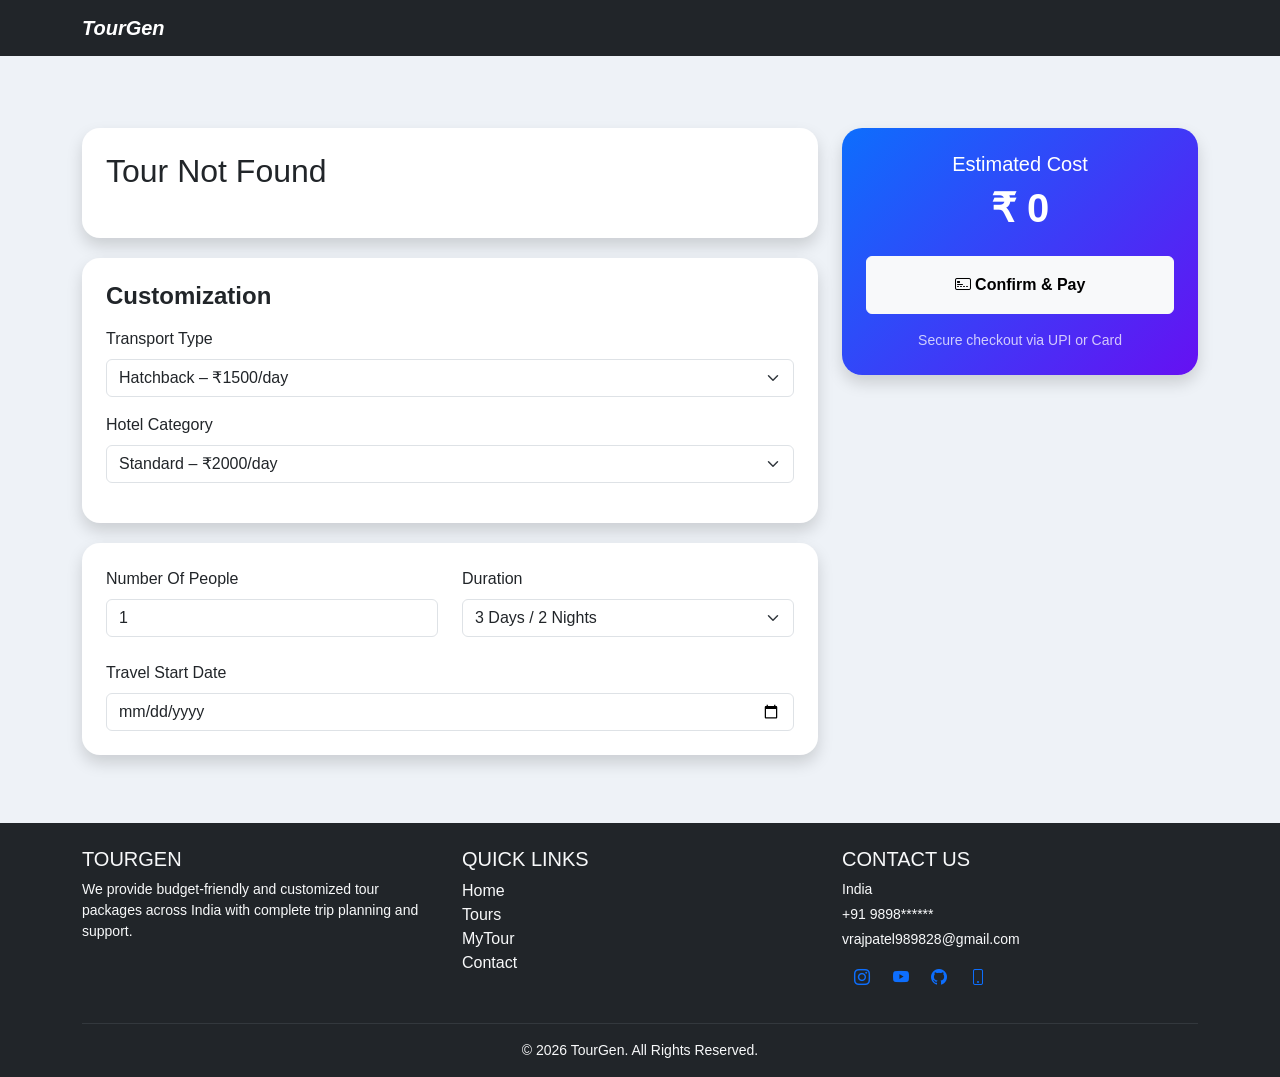
<file: Tourgen/booking.html>
<!DOCTYPE html>
<html lang="en">
<head>
  <meta charset="UTF-8">
  <title>TourGen | Premium Booking</title>
  <meta name="viewport" content="width=device-width, initial-scale=1">
  <link href="https://cdn.jsdelivr.net/npm/bootstrap@5.0.2/dist/css/bootstrap.min.css" rel="stylesheet">
  <script src="https://cdn.jsdelivr.net/npm/bootstrap@5.0.2/dist/js/bootstrap.bundle.min.js"></script>
  <link rel="stylesheet" href="https://cdn.jsdelivr.net/npm/bootstrap-icons/font/bootstrap-icons.css">
  <link rel="stylesheet" href="booking.css">
  <script src="booking.js"></script>
</head>
<body>

  <nav class="navbar navbar-expand-lg navbar-dark bg-dark fixed-top">
    <div class="container">
      <a class="navbar-brand fw-bold" href="home.html"><i>TourGen</i></a>
    </div>
  </nav>

  <div class="container my-5">
    <div class="row g-4">
      <div class="col-lg-8">
        <div class="card shadow p-4 hover-card">
          <h2 id="tourTitle">Loading Tour...</h2>
          <p class="text-muted" id="tourDesc"></p>
        </div>

        <div class="card shadow p-4 hover-card">
          <h4 class="fw-bold mb-3">Customization</h4>
          <div class="mb-3">
            <label class="form-label">Transport Type</label>
            <select class="form-select" id="car" onchange="calculateTotal()">
              <option value="1500">Hatchback – ₹1500/day</option>
              <option value="2500">Sedan – ₹2500/day</option>
              <option value="4000">SUV – ₹4000/day</option>
            </select>
          </div>
          <div class="mb-3">
            <label class="form-label">Hotel Category</label>
            <select class="form-select" id="hotel" onchange="calculateTotal()">
              <option value="2000">Standard – ₹2000/day</option>
              <option value="4000">Deluxe – ₹4000/day</option>
              <option value="7000">Premium – ₹7000/day</option>
            </select>
          </div>
        </div>

        <div class="card shadow p-4 hover-card">
          <div class="row">
            <div class="col-md-6 mb-3">
              <label class="form-label">Number Of People</label>
              <input type="number" class="form-control" id="people" value="1" min="1" oninput="calculateTotal()">
            </div>
            <div class="col-md-6 mb-3">
              <label class="form-label">Duration</label>
              <select class="form-select" id="days" onchange="calculateTotal()">
                <option value="3">3 Days / 2 Nights</option>
                <option value="5">5 Days / 4 Nights</option>
                <option value="7">7 Days / 6 Nights</option>
              </select>
            </div>
          </div>
          <div class="mt-2">
            <label class="form-label">Travel Start Date</label>
            <input type="date" class="form-control" id="travelDate">
          </div>
        </div>
      </div>

      <div class="col-lg-4">
        <div class="card shadow p-4 price-card text-center">
          <h5>Estimated Cost</h5>
          <h1 class="fw-bold">₹ <span id="totalPrice">0</span></h1>
          <button class="btn btn-light mt-3 w-100 fw-bold py-3" onclick="saveBooking()">
            <i class="bi bi-credit-card-2-front"></i> Confirm & Pay
          </button>
          <p class="small mt-3 mb-0 opacity-75">Secure checkout via UPI or Card</p>
        </div>
      </div>
    </div>
  </div>
  <footer class="bg-dark text-light pt-4 mt-5" id="footer">
        <div class="container">
            <div class="row">
                <div class="col-md-4 mb-3">
                    <h5 class="text-uppercase">TourGen</h5>
                    <p class="small">
                        We provide budget-friendly and customized tour packages across India
                        with complete trip planning and support.
                    </p>
                </div>
                <div class="col-md-4 mb-3">
                    <h5 class="text-uppercase">Quick Links</h5>
                    <ul class="list-unstyled">
                        <li><a href="home.html" class="text-light text-decoration-none">Home</a></li>
                        <li><a href="home.html#tour" class="text-light text-decoration-none">Tours</a></li>
                        <li><a href="#" class="text-light text-decoration-none">MyTour</a></li>
                        <li><a href="home.html#footer" class="text-light text-decoration-none">Contact</a></li>
                    </ul>
                </div>
                <div class="col-md-4 mb-3">
                    <h5 class="text-uppercase">Contact Us</h5>
                    <p class="small mb-1">India</p>
                    <p class="small mb-1">+91 9898******</p>
                    <p class="small">vrajpatel989828@gmail.com</p>
                    <div class="row container" style="width:50%;">
                        <div class="col-3"><a
                                href="https://www.instagram.com/vraj_patel_07?igsh=MThwOXM2eWdsOW9iZw=="><i
                                    class="bi bi-instagram"></i></a></div>
                        <div class="col-3"><a href="https://youtube.com/@vrajpatel.18?si=TrdGWkk-9aveX9Vp"><i
                                    class="bi bi-youtube"></i></a></div>
                        <div class="col-3"><a href="#"><i class="bi bi-github"></i></a></div>
                        <div class="col-3"><a href="tel:9898284196"><i class="bi bi-phone"></i></a></div>
                    </div>
                </div>

            </div>

            <hr class="border-secondary">
            <div class="text-center pb-3">
                <p class="mb-0 small">
                    © 2026 TourGen. All Rights Reserved.
                </p>
            </div>
        </div>
    </footer>
</body>
</html>
</file>
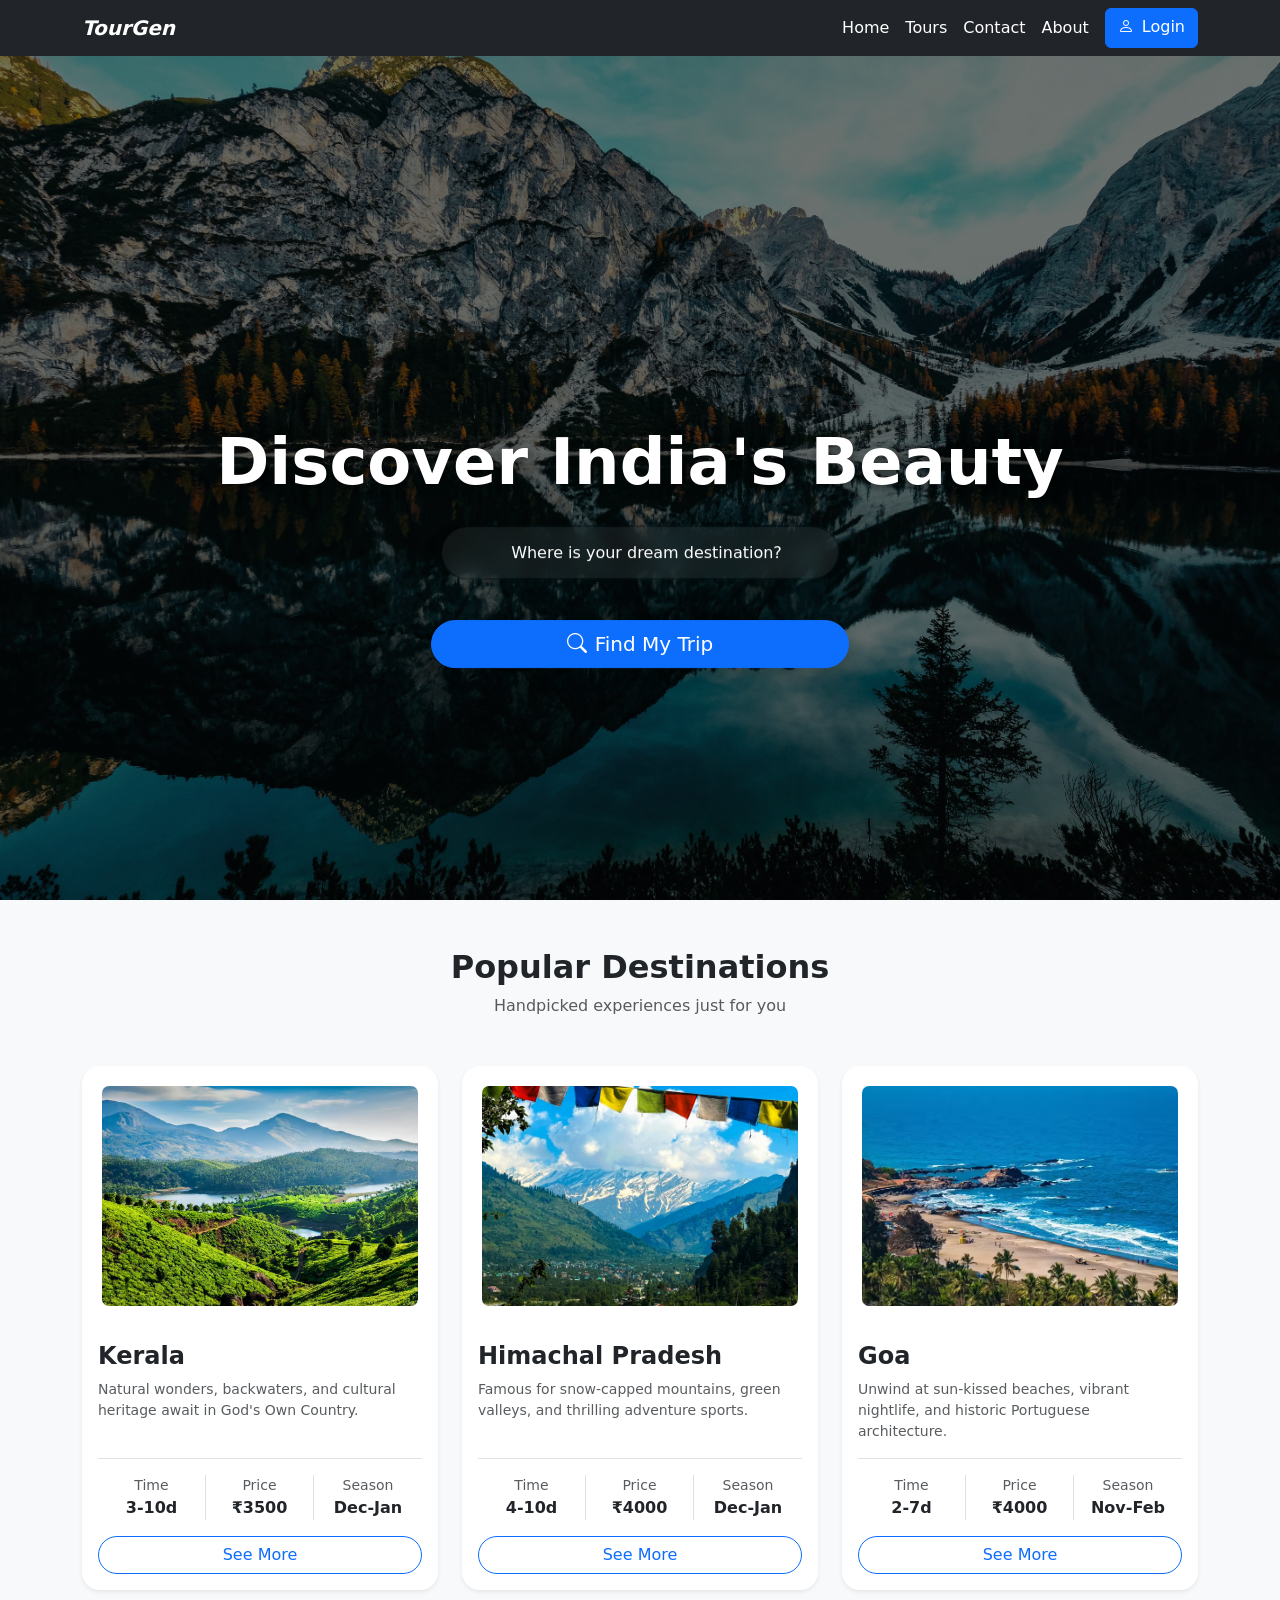
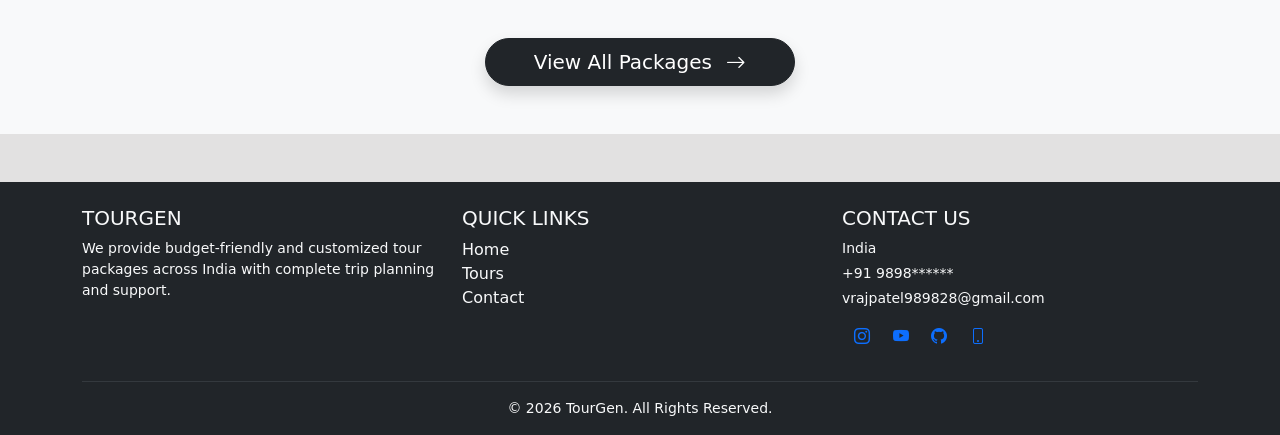
<file: Tourgen/home.html>
<!DOCTYPE html>
<html lang="en">

<head>
    <meta charset="UTF-8">
    <meta name="viewport" content="width=device-width, initial-scale=1.0">
    <title>TourGen | Discover India</title>
    <link href="https://cdn.jsdelivr.net/npm/bootstrap@5.0.2/dist/css/bootstrap.min.css" rel="stylesheet">
    <script src="https://cdn.jsdelivr.net/npm/bootstrap@5.0.2/dist/js/bootstrap.bundle.min.js"></script>
    <link rel="stylesheet" href="home.css">
    <link rel="stylesheet" href="https://cdn.jsdelivr.net/npm/bootstrap-icons/font/bootstrap-icons.css">
    
    <style>

        .bg-image{
            background-image: url(image/background.JPG);
        }
        /* Shared Card Styles from TourList */
        .xyz .card {
            transition: all 0.35s ease;
            border-radius: 18px;
            height: 100%;
            min-height: 460px;
            overflow: hidden;
            border: none;
        }

        .xyz .card:hover {
            transform: translateY(-10px);
            box-shadow: 0 20px 40px rgba(0, 0, 0, 0.2) !important;
        }

        .card-img-container {
            padding: 10px;
            overflow: hidden;
        }

        .card-img-top {
            border-radius: 15px;
            object-fit: cover;
            transition: transform 0.4s ease;
            height: 240px;
        }

        .xyz .card:hover .card-img-top {
            transform: scale(1.05);
        }

        /* Home Specific Search Styling */
        .home_div {
            text-align: center;
            padding-top: 15%;
        }
        
        .home-text-input input {
            height: 55px;
            border-radius: 50px;
            padding-left: 25px;
            margin-bottom: 20px;
            border: 2px solid transparent;
            transition: 0.3s;
        }

        .home-text-input input:focus {
            border-color: #0d6efd;
            box-shadow: 0 0 15px rgba(13, 110, 253, 0.3);
        }
    </style>

    <script>
        function searchTour(e) {
            e.preventDefault();
            let input = document.querySelector(".home-text-input input").value.trim();
            if (input !== "") {
                window.location.href = "tourlist.html?search=" + encodeURIComponent(input);
            }
        }
    </script>
</head>

<body>
    <div class="bg-image" style="background: linear-gradient(rgba(0,0,0,0.4), rgba(0,0,0,0.4)), url('image/background.JPG'); background-size: cover; height: 100vh;">
        <nav class="navbar navbar-expand-lg navbar-dark bg-dark fixed-top">
        <div class="container">
            <a class="navbar-brand fw-bold" href="#"><i>TourGen</i></a>

            <button class="navbar-toggler" type="button" data-bs-toggle="collapse" data-bs-target="#navMenu">
                <span class="navbar-toggler-icon"></span>
            </button>

            <div class="collapse navbar-collapse text-center" id="navMenu">
                <ul class="navbar-nav ms-auto mb-2 mb-lg-0">
                    <li class="nav-item"><a class="nav-link active text-white" href="home.html">Home</a></li>
                    <li class="nav-item"><a class="nav-link text-white" href="home.html#tour">Tours</a></li>
                    <li class="nav-item"><a class="nav-link text-white" href="home.html#contact">Contact</a></li>
                    <li class="nav-item"><a class="nav-link text-white" href="home.html#footer">About</a></li>
                    <a href="login.html" class="btn btn-primary ms-2">
                        <i class="bi bi-person me-2"></i>Login
                    </a>
                </ul>
            </div>
        </div>
    </nav>

        <div class="home_div container">
            <h1 class="mb-4 display-3 fw-bold" style="color:white; text-shadow: 2px 2px 10px rgba(0,0,0,0.5);">Discover India's Beauty</h1>
            <form onsubmit="searchTour(event)" class="col-md-6 mx-auto">
                <div class="home-text-input">
                    <input type="text" class="form-control shadow" placeholder="Where is your dream destination?">
                </div>
                <button type="submit" class="btn btn-primary btn-lg w-75 rounded-pill shadow">
                    <i class="bi bi-search me-2"></i>Find My Trip
                </button>
            </form>
        </div>
    </div>

    <div id="tour" class="py-5 bg-light">
        <div class="container text-center">
            <h2 class="fw-bold mb-2">Popular Destinations</h2>
            <p class="text-muted mb-5">Handpicked experiences just for you</p>
            
            <div class="row row-cols-1 row-cols-md-3 g-4">
                <div class="col xyz">
                    <div class="card shadow-sm border-0">
                        <div class="card-img-container">
                            <img src="image/kerala.jpg" class="card-img-top" alt="Kerala">
                        </div>
                        <div class="card-body d-flex flex-column text-start">
                            <h3 class="h4 fw-bold">Kerala</h3>
                            <p class="text-muted small flex-grow-1">Natural wonders, backwaters, and cultural heritage await in God's Own Country.</p>
                            <div class="row border-top pt-3 g-0 text-center">
                                <div class="col-4 border-end"><small class="text-muted d-block">Time</small><strong>3-10d</strong></div>
                                <div class="col-4 border-end"><small class="text-muted d-block">Price</small><strong>₹3500</strong></div>
                                <div class="col-4"><small class="text-muted d-block">Season</small><strong>Dec-Jan</strong></div>
                            </div>
                            <a href="booking.html?tour=kerala" class="btn btn-outline-primary mt-3 rounded-pill">See More</a>
                        </div>
                    </div>
                </div>

                <div class="col xyz">
                    <div class="card shadow-sm border-0">
                        <div class="card-img-container">
                            <img src="image/manali.jpg" class="card-img-top" alt="Himachal">
                        </div>
                        <div class="card-body d-flex flex-column text-start">
                            <h3 class="h4 fw-bold">Himachal Pradesh</h3>
                            <p class="text-muted small flex-grow-1">Famous for snow-capped mountains, green valleys, and thrilling adventure sports.</p>
                            <div class="row border-top pt-3 g-0 text-center">
                                <div class="col-4 border-end"><small class="text-muted d-block">Time</small><strong>4-10d</strong></div>
                                <div class="col-4 border-end"><small class="text-muted d-block">Price</small><strong>₹4000</strong></div>
                                <div class="col-4"><small class="text-muted d-block">Season</small><strong>Dec-Jan</strong></div>
                            </div>
                            <a href="booking.html?tour=manali" class="btn btn-outline-primary mt-3 rounded-pill">See More</a>
                        </div>
                    </div>
                </div>

                <div class="col xyz">
                    <div class="card shadow-sm border-0">
                        <div class="card-img-container">
                            <img src="image/goa.jpg" class="card-img-top" alt="Goa">
                        </div>
                        <div class="card-body d-flex flex-column text-start">
                            <h3 class="h4 fw-bold">Goa</h3>
                            <p class="text-muted small flex-grow-1">Unwind at sun-kissed beaches, vibrant nightlife, and historic Portuguese architecture.</p>
                            <div class="row border-top pt-3 g-0 text-center">
                                <div class="col-4 border-end"><small class="text-muted d-block">Time</small><strong>2-7d</strong></div>
                                <div class="col-4 border-end"><small class="text-muted d-block">Price</small><strong>₹4000</strong></div>
                                <div class="col-4"><small class="text-muted d-block">Season</small><strong>Nov-Feb</strong></div>
                            </div>
                            <a href="booking.html?tour=goa" class="btn btn-outline-primary mt-3 rounded-pill">See More</a>
                        </div>
                    </div>
                </div>
            </div>

            <div class="mt-5">
                <a href="tourlist.html" class="btn btn-dark btn-lg px-5 rounded-pill shadow">
                    View All Packages <i class="bi bi-arrow-right ms-2"></i>
                </a>
            </div>
        </div>
    </div>
    <footer class="bg-dark text-light pt-4 mt-5" id="footer">
        <div class="container">
            <div class="row">
                <div class="col-md-4 mb-3">
                    <h5 class="text-uppercase">TourGen</h5>
                    <p class="small">
                        We provide budget-friendly and customized tour packages across India
                        with complete trip planning and support.
                    </p>
                </div>
                <div class="col-md-4 mb-3">
                    <h5 class="text-uppercase">Quick Links</h5>
                    <ul class="list-unstyled">
                        <li><a href="home.html" class="text-light text-decoration-none">Home</a></li>
                        <li><a href="home.html#tour" class="text-light text-decoration-none">Tours</a></li>
                        <li><a href="home.html#contact" class="text-light text-decoration-none">Contact</a></li>
                    </ul>
                </div>
                <div class="col-md-4 mb-3" id="contact">
                    <h5 class="text-uppercase">Contact Us</h5>
                    <p class="small mb-1">India</p>
                    <p class="small mb-1">+91 9898******</p>
                    <p class="small">vrajpatel989828@gmail.com</p>
                    <div class="row container" style="width:50%;">
                        <div class="col-3"><a
                                href="https://www.instagram.com/vraj_patel_07?igsh=MThwOXM2eWdsOW9iZw=="><i
                                    class="bi bi-instagram"></i></a></div>
                        <div class="col-3"><a href="https://youtube.com/@vrajpatel.18?si=TrdGWkk-9aveX9Vp"><i
                                    class="bi bi-youtube"></i></a></div>
                        <div class="col-3"><a href="#"><i class="bi bi-github"></i></a></div>
                        <div class="col-3"><a href="tel:9898284196"><i class="bi bi-phone"></i></a></div>
                    </div>
                </div>

            </div>

            <hr class="border-secondary">
            <div class="text-center pb-3">
                <p class="mb-0 small">
                    © 2026 TourGen. All Rights Reserved.
                </p>
            </div>
        </div>
    </footer>
    </body>
</html>
</file>
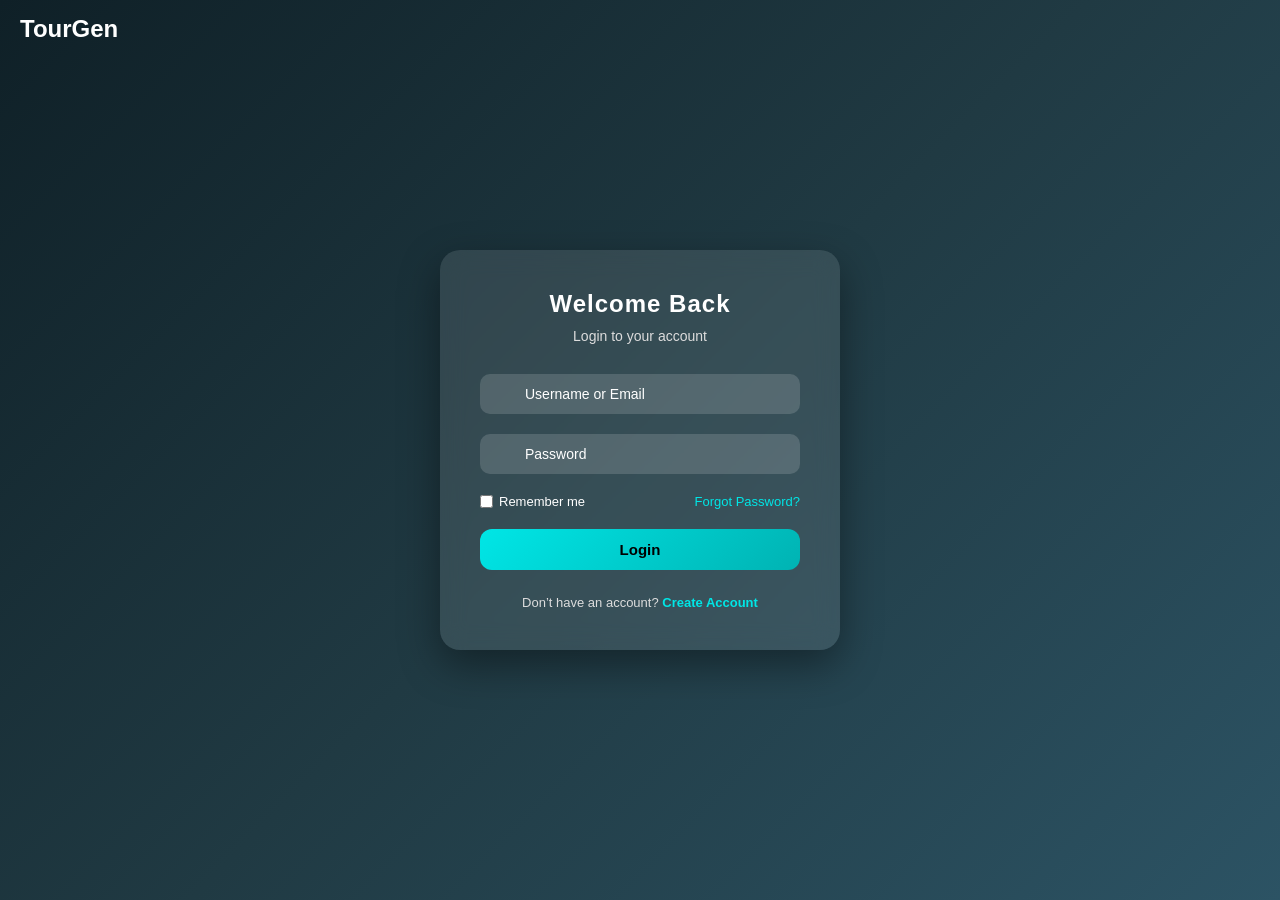
<file: Tourgen/login.html>
<!DOCTYPE html>
<html lang="en">
<head>
  <meta charset="UTF-8">
  <title>Login page</title>
  <meta name="viewport" content="width=device-width, initial-scale=1.0">
  <link rel="stylesheet" href="login.css">
  <script src="login.js" defer></script>
</head>
<body>
<h2 id="logo">TourGen</h2>
  <div class="login-container">
    <h2>Welcome Back</h2>
    <p>Login to your account</p>

    <form id="loginForm">
      <div class="input-group">
        <i class="bi bi-person"></i>
        <input type="text" id="email" placeholder="Username or Email" required>
      </div>

      <div class="input-group">
        <i class="bi bi-lock"></i>
        <input type="password" id="password" placeholder="Password" required>
      </div>

      <div class="options">
        <label><input type="checkbox"> Remember me</label>
        <a href="#" id="forgotPassword">Forgot Password?</a>
      </div>

      <button class="login-btn" type="submit" >Login</button>

      <div class="register-link">
        Don’t have an account? <a href="signup.html">Create Account</a>
      </div>
    </form>
  </div>
</body>
</html>
</file>
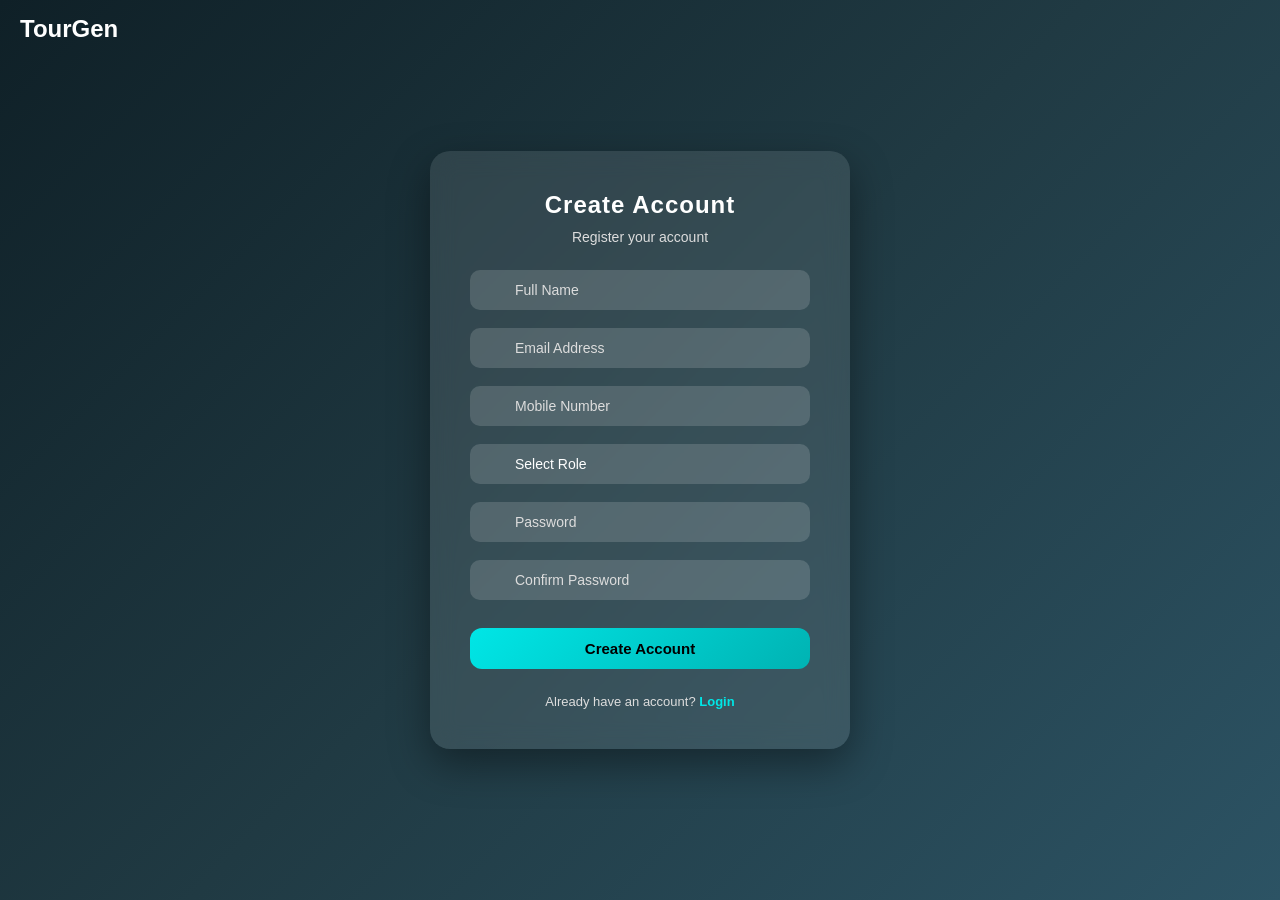
<file: Tourgen/signup.html>
<!DOCTYPE html>
<html lang="en">
<head>
  <meta charset="UTF-8">
  <title>Signup</title>
  <meta name="viewport" content="width=device-width, initial-scale=1.0">
  <link rel="stylesheet" href="signup.css">
  <script src="signup.js" defer></script>
</head>
<body>
  <h2 id="logo">TourGen</h2>
  <div class="signup-container">
    <h2>Create Account</h2>
    <p>Register your account</p>

    <form id="signupForm">
      <div class="input-group">
        <i class="bi bi-person"></i>
        <input type="text" id="name" placeholder="Full Name" required>
      </div>

      <div class="input-group">
        <i class="bi bi-envelope"></i>
        <input type="email" id="email" placeholder="Email Address" required>
      </div>

      <div class="input-group">
        <i class="bi bi-phone"></i>
        <input type="text" placeholder="Mobile Number" required>
      </div>

      <div class="input-group">
        <i class="bi bi-people"></i>
        <select id="role" required>
          <option value="">Select Role</option>
          <option value="customer">Customer</option>
          <option value="organizer">Organizer</option>
          <option value="admin">Admin</option>
        </select>
      </div>

      <div class="input-group">
        <i class="bi bi-lock"></i>
        <input type="password" id="password" placeholder="Password" required>
      </div>

      <div class="input-group">
        <i class="bi bi-lock-fill"></i>
        <input type="password" id="confirmPassword" placeholder="Confirm Password" required>
      </div>

      <button class="signup-btn" type="submit">Create Account</button>

      <div class="login-link">
        Already have an account? <a href="login.html">Login</a>
      </div>
    </form>
  </div>

</body>
</html>
</file>
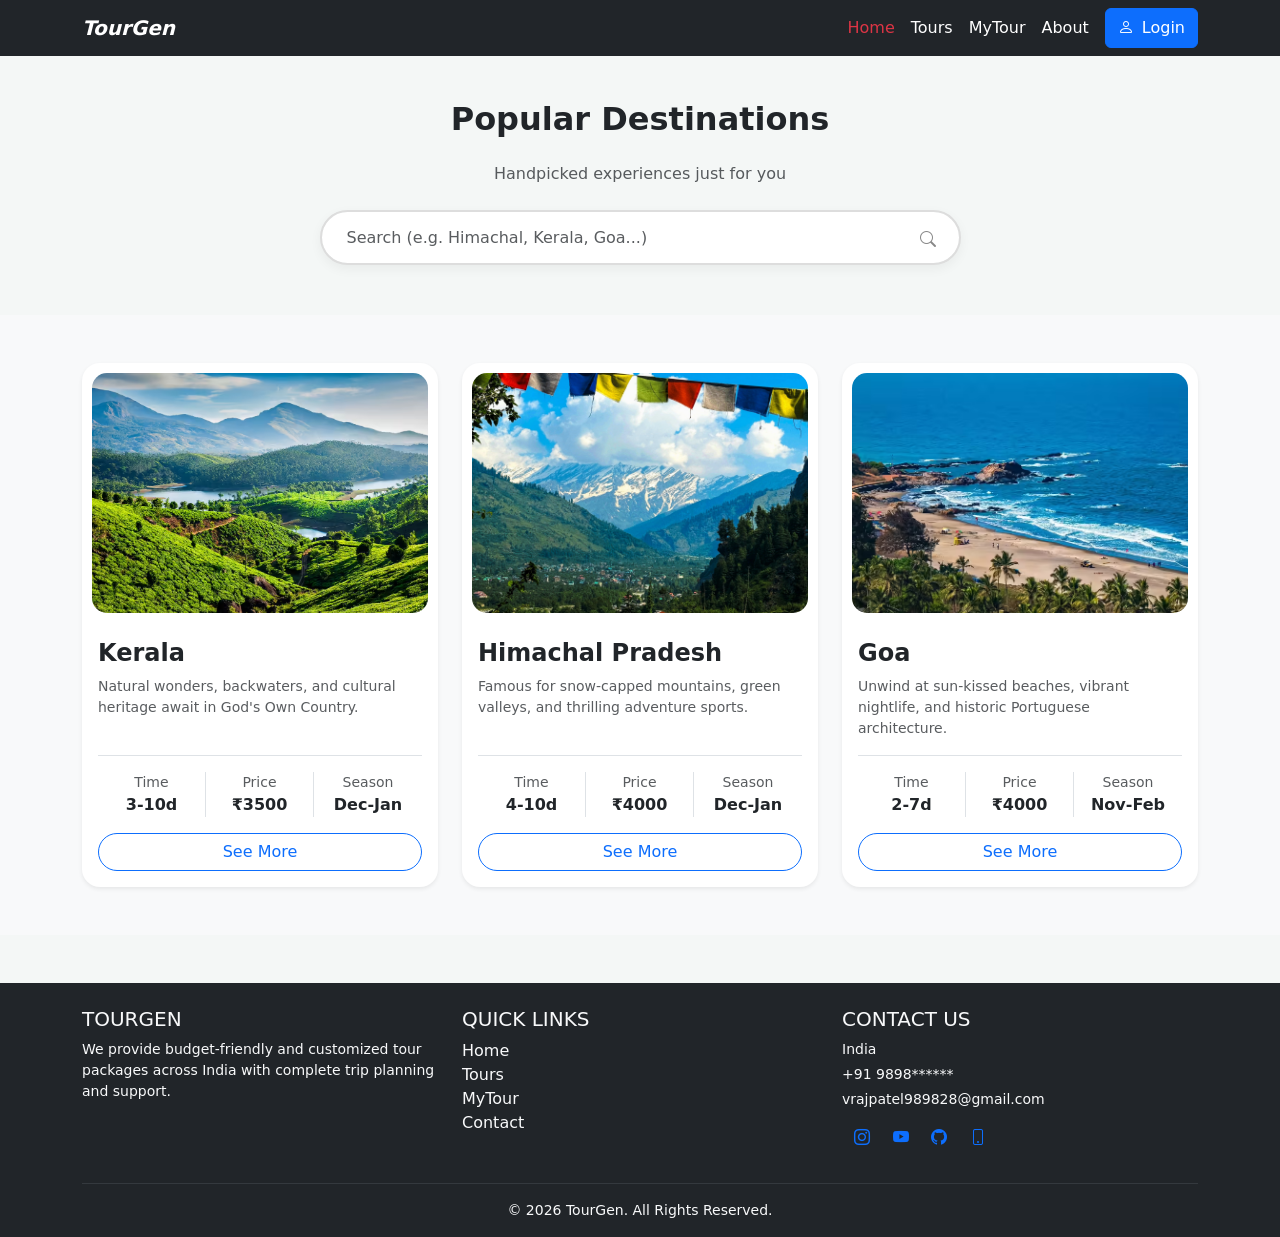
<file: Tourgen/tourlist.html>
<!DOCTYPE html>
<html lang="en">
<head>
    <meta charset="UTF-8">
    <meta name="viewport" content="width=device-width, initial-scale=1.0">
    <title>TourGen | Discover India</title>
    <link href="https://cdn.jsdelivr.net/npm/bootstrap@5.0.2/dist/css/bootstrap.min.css" rel="stylesheet">
    <script src="https://cdn.jsdelivr.net/npm/bootstrap@5.0.2/dist/js/bootstrap.bundle.min.js"></script>
    <link rel="stylesheet" href="https://cdn.jsdelivr.net/npm/bootstrap-icons/font/bootstrap-icons.css">
    <link rel="stylesheet" href="tourlist.css">
    <script src="tourlist.js"></script>
</head>
<body>

    <nav class="navbar navbar-expand-lg navbar-dark bg-dark fixed-top">
        <div class="container">
            <a class="navbar-brand fw-bold" href="#"><i>TourGen</i></a>

            <button class="navbar-toggler" type="button" data-bs-toggle="collapse" data-bs-target="#navMenu">
                <span class="navbar-toggler-icon"></span>
            </button>

            <div class="collapse navbar-collapse text-center" id="navMenu">
                <ul class="navbar-nav ms-auto mb-2 mb-lg-0">
                    <li class="nav-item"><a class="nav-link active text-danger" href="home.html">Home</a></li>
                    <li class="nav-item"><a class="nav-link text-white" href="home.html#tour">Tours</a></li>
                    <li class="nav-item"><a class="nav-link text-white" href="#">MyTour</a></li>
                    <li class="nav-item"><a class="nav-link text-white" href="home.html#footer">About</a></li>
                    <button type="button" class="btn btn-primary ms-2">
                        <i class="bi bi-person me-2"></i>Login
                    </button>
                </ul>
            </div>
        </div>
    </nav>

    <div class="container search-area">
        <div class="row justify-content-center text-center">
            <div class="col-md-7">
                <h2 class="fw-bold mb-4">Popular Destinations</h2>
                <p class="text-muted mb-4">Handpicked experiences just for you</p>
                <div class="position-relative">
                    <input type="text" id="searchInput" class="form-control custom-search" 
                           placeholder="Search (e.g. Himachal, Kerala, Goa...)" onkeyup="searchPackage()">
                    <i class="bi bi-search position-absolute" style="right: 25px; top: 18px; color: #888;"></i>
                </div>
            </div>
        </div>
    </div>

    <div class="py-5 bg-light">
        <div class="container">
            <div class="row row-cols-1 row-cols-md-3 g-4" id="tourGrid">
                </div>
            
            <p id="noResult" class="text-center text-danger mt-5 fw-bold" style="display:none;">
                <i class="bi bi-exclamation-circle me-2"></i>No matching destinations found.
            </p>
        </div>
    </div>
    <footer class="bg-dark text-light pt-4 mt-5" id="footer">
        <div class="container">
            <div class="row">
                <div class="col-md-4 mb-3">
                    <h5 class="text-uppercase">TourGen</h5>
                    <p class="small">
                        We provide budget-friendly and customized tour packages across India
                        with complete trip planning and support.
                    </p>
                </div>
                <div class="col-md-4 mb-3">
                    <h5 class="text-uppercase">Quick Links</h5>
                    <ul class="list-unstyled">
                        <li><a href="home.html" class="text-light text-decoration-none">Home</a></li>
                        <li><a href="home.html#tour" class="text-light text-decoration-none">Tours</a></li>
                        <li><a href="#" class="text-light text-decoration-none">MyTour</a></li>
                        <li><a href="home.html#footer" class="text-light text-decoration-none">Contact</a></li>
                    </ul>
                </div>
                <div class="col-md-4 mb-3">
                    <h5 class="text-uppercase">Contact Us</h5>
                    <p class="small mb-1">India</p>
                    <p class="small mb-1">+91 9898******</p>
                    <p class="small">vrajpatel989828@gmail.com</p>
                    <div class="row container" style="width:50%;">
                        <div class="col-3"><a
                                href="https://www.instagram.com/vraj_patel_07?igsh=MThwOXM2eWdsOW9iZw=="><i
                                    class="bi bi-instagram"></i></a></div>
                        <div class="col-3"><a href="https://youtube.com/@vrajpatel.18?si=TrdGWkk-9aveX9Vp"><i
                                    class="bi bi-youtube"></i></a></div>
                        <div class="col-3"><a href="#"><i class="bi bi-github"></i></a></div>
                        <div class="col-3"><a href="tel:9898284196"><i class="bi bi-phone"></i></a></div>
                    </div>
                </div>

            </div>

            <hr class="border-secondary">
            <div class="text-center pb-3">
                <p class="mb-0 small">
                    © 2026 TourGen. All Rights Reserved.
                </p>
            </div>
        </div>
    </footer>
</body>
</html>
</file>
<file: style.css>
/* ==========================================
   RESET
========================================== */

* {
    margin: 0;
    padding: 0;
    box-sizing: border-box;
}

html {
    scroll-behavior: smooth;
}

body {
    font-family: "Inter", sans-serif;
    background: #080a0e;
    color: #ffffff;
    line-height: 1.6;
    overflow-x: hidden;
}

a {
    color: inherit;
    text-decoration: none;
}

button,
input,
textarea {
    font: inherit;
}

img {
    width: 100%;
    display: block;
}

.container {
    width: min(1150px, 90%);
    margin: auto;
}


/* ==========================================
   NAVBAR
========================================== */

.navbar {
    position: fixed;
    top: 0;
    left: 0;

    width: 100%;
    z-index: 1000;

    background: rgba(8, 10, 14, 0.78);
    backdrop-filter: blur(18px);

    border-bottom:
        1px solid rgba(255, 255, 255, 0.06);

    transition: 0.3s;
}

.nav-container {
    min-height: 75px;

    display: flex;
    align-items: center;
    justify-content: space-between;
}

.logo {
    font-size: 27px;
    font-weight: 800;
    letter-spacing: -1px;
}

.logo span,
h1 span,
h2 span {
    color: #8b5cf6;
}

.nav-menu {
    display: flex;
    gap: 30px;
}

.nav-menu a {
    color: #a7abb5;
    font-size: 14px;

    transition: 0.3s;
}

.nav-menu a:hover {
    color: #ffffff;
}

.nav-btn {
    padding: 10px 19px;

    border: 1px solid #8b5cf6;
    border-radius: 8px;

    font-size: 14px;

    transition: 0.3s;
}

.nav-btn:hover {
    background: #8b5cf6;
}

.menu-button {
    display: none;

    background: none;
    border: none;

    color: white;

    font-size: 25px;
    cursor: pointer;
}


/* ==========================================
   HERO
========================================== */

.hero {
    min-height: 100vh;

    display: flex;
    align-items: center;

    padding: 130px 0 80px;

    background:

        radial-gradient(
            circle at 85% 25%,
            rgba(139, 92, 246, 0.15),
            transparent 28%
        ),

        radial-gradient(
            circle at 15% 80%,
            rgba(56, 189, 248, 0.06),
            transparent 25%
        ),

        #080a0e;
}

.hero-container {
    display: grid;

    grid-template-columns:
        minmax(0, 1.1fr)
        minmax(0, 0.9fr);

    align-items: center;

    gap: 80px;
}

.available {
    width: fit-content;

    display: flex;
    align-items: center;

    gap: 8px;

    padding: 7px 12px;

    margin-bottom: 25px;

    background: rgba(34, 197, 94, 0.07);

    border:
        1px solid rgba(34, 197, 94, 0.18);

    border-radius: 30px;

    color: #86efac;

    font-size: 12px;
}

.available span {
    width: 7px;
    height: 7px;

    background: #22c55e;

    border-radius: 50%;

    box-shadow:
        0 0 10px #22c55e;
}

.hero-small {
    color: #a8adb8;

    margin-bottom: 16px;

    font-size: 15px;
}

.hero h1 {
    max-width: 720px;

    font-size:
        clamp(46px, 6vw, 76px);

    line-height: 1.04;

    letter-spacing: -4px;
}

.hero h1 span {
    display: block;
}

.hero-description {
    max-width: 620px;

    margin-top: 26px;

    color: #999faa;

    font-size: 17px;
}

.hero-buttons {
    display: flex;
    flex-wrap: wrap;

    gap: 14px;

    margin-top: 35px;
}

.btn {
    display: inline-flex;

    align-items: center;
    justify-content: center;

    padding: 13px 22px;

    border: none;
    border-radius: 9px;

    cursor: pointer;

    font-weight: 600;

    transition: 0.3s;
}

.primary-btn {
    color: #ffffff;

    background:
        linear-gradient(
            135deg,
            #7c3aed,
            #8b5cf6
        );
}

.primary-btn:hover {
    transform: translateY(-3px);

    box-shadow:
        0 12px 35px
        rgba(139, 92, 246, 0.28);
}

.secondary-btn {
    border:
        1px solid #292e38;

    color: #ffffff;

    background: #101319;
}

.secondary-btn:hover {
    border-color: #8b5cf6;

    transform: translateY(-3px);
}

.hero-social {
    display: flex;

    gap: 25px;

    margin-top: 30px;
}

.hero-social a {
    color: #858b96;

    font-size: 13px;

    transition: 0.3s;
}

.hero-social a:hover {
    color: #ffffff;
}


/* ==========================================
   CODE WINDOW
========================================== */

.hero-card {
    display: flex;

    justify-content: center;
}

.code-window {
    width: 100%;

    max-width: 500px;

    overflow: hidden;

    border:
        1px solid #282d37;

    border-radius: 16px;

    background: #0e1117;

    box-shadow:
        0 35px 90px rgba(0, 0, 0, 0.45);

    transform: rotate(1.5deg);

    transition: 0.4s;
}

.code-window:hover {
    transform:
        rotate(0deg)
        translateY(-6px);
}

.window-header {
    min-height: 47px;

    display: flex;
    align-items: center;

    position: relative;

    padding: 0 17px;

    background: #151820;

    border-bottom:
        1px solid #242832;
}

.window-header p {
    position: absolute;

    left: 50%;

    transform:
        translateX(-50%);

    color: #777d89;

    font-size: 12px;
}

.window-dots {
    display: flex;

    gap: 7px;
}

.window-dots span {
    width: 10px;
    height: 10px;

    border-radius: 50%;

    background: #373c46;
}

.code-content {
    padding: 30px;

    overflow-x: auto;

    color: #c6cad2;

    font-family:
        Consolas,
        monospace;

    font-size: 13px;
}

.code-content p {
    margin-bottom: 12px;

    white-space: nowrap;
}

.indent {
    padding-left: 24px;
}

.purple {
    color: #c084fc;
}

.green {
    color: #86efac;
}

.blue {
    color: #38bdf8;
}


/* ==========================================
   GLOBAL SECTIONS
========================================== */

.section {
    padding: 120px 0;
}

.section-heading {
    max-width: 720px;

    margin-bottom: 55px;
}

.section-heading.centered {
    text-align: center;

    margin:
        0 auto 60px;
}

.section-label {
    margin-bottom: 12px;

    color: #8b5cf6;

    font-size: 12px;

    font-weight: 700;

    letter-spacing: 2px;
}

.section-heading h2,
.contact-info h2 {
    font-size:
        clamp(36px, 5vw, 54px);

    line-height: 1.08;

    letter-spacing: -2px;
}

.section-description {
    max-width: 650px;

    margin:
        20px auto 0;

    color: #8f949f;

    font-size: 15px;
}


/* ==========================================
   ABOUT
========================================== */

.about-grid {
    display: grid;

    grid-template-columns:
        0.9fr 1.1fr;

    gap: 80px;

    align-items: center;
}

.about-content p {
    margin-bottom: 20px;

    color: #9ba0aa;

    font-size: 16px;
}

.about-points {
    display: grid;

    gap: 14px;
}

.about-point {
    display: flex;

    gap: 20px;

    padding: 22px;

    background: #0f1218;

    border:
        1px solid #232832;

    border-radius: 13px;

    transition: 0.3s;
}

.about-point:hover {
    border-color:
        rgba(139, 92, 246, 0.6);

    transform:
        translateX(5px);
}

.about-point > span {
    color: #8b5cf6;

    font-size: 12px;

    font-weight: 700;
}

.about-point h3 {
    margin-bottom: 4px;

    font-size: 17px;
}

.about-point p {
    color: #858b96;

    font-size: 13px;
}


/* ==========================================
   SKILLS
========================================== */

.skills-section {
    background: #0b0e13;
}

.skills-grid {
    display: grid;

    grid-template-columns:
        repeat(4, 1fr);

    gap: 18px;
}

.skill-card {
    min-height: 205px;

    padding: 27px;

    background:
        linear-gradient(
            145deg,
            rgba(255, 255, 255, 0.02),
            rgba(139, 92, 246, 0.025)
        ),
        #101319;

    border:
        1px solid #252a34;

    border-radius: 15px;

    transition: 0.35s;
}

.skill-card:hover {
    transform:
        translateY(-7px);

    border-color: #8b5cf6;

    box-shadow:
        0 18px 45px
        rgba(0, 0, 0, 0.25);
}

.skill-icon {
    width: 48px;
    height: 48px;

    display: flex;
    align-items: center;
    justify-content: center;

    margin-bottom: 23px;

    border-radius: 11px;

    background:
        rgba(139, 92, 246, 0.10);

    border:
        1px solid
        rgba(139, 92, 246, 0.20);

    color: #a78bfa;

    font-size: 14px;

    font-weight: 700;
}

.skill-card h3 {
    margin-bottom: 8px;

    font-size: 18px;
}

.skill-card p {
    color: #858b96;

    font-size: 13px;
}


/* ==========================================
   PROJECTS
========================================== */

.projects-section {
    background: #080a0e;
}

.projects-grid {
    display: grid;

    grid-template-columns:
        repeat(3, 1fr);

    gap: 22px;
}

.project-card {
    overflow: hidden;

    background: #101319;

    border:
        1px solid #252a34;

    border-radius: 17px;

    transition: 0.4s;
}

.project-card:hover {
    transform:
        translateY(-8px);

    border-color:
        rgba(139, 92, 246, 0.65);

    box-shadow:
        0 22px 55px
        rgba(0, 0, 0, 0.32);
}

.project-image {
    height: 240px;

    position: relative;

    overflow: hidden;

    background: #171b22;
}

.project-image img {
    width: 100%;
    height: 100%;

    object-fit: cover;

    object-position: top;

    transition: 0.6s;
}

.project-card:hover
.project-image img {

    transform:
        scale(1.06);
}

.image-overlay {
    position: absolute;

    inset: 0;

    display: flex;

    align-items: center;
    justify-content: center;

    background:
        rgba(5, 6, 10, 0.68);

    opacity: 0;

    transition: 0.35s;
}

.project-card:hover
.image-overlay {

    opacity: 1;
}

.preview-btn {
    padding: 10px 16px;

    border-radius: 8px;

    background: #ffffff;

    color: #111318;

    font-size: 13px;

    font-weight: 700;
}

.project-content {
    padding: 25px;
}

.project-title-row {
    display: flex;

    justify-content: space-between;

    gap: 15px;

    align-items: flex-start;
}

.project-category {
    margin-bottom: 5px;

    color: #8b5cf6;

    font-size: 10px;

    font-weight: 700;

    letter-spacing: 1.3px;
}

.project-title-row h3 {
    font-size: 23px;
}

.project-number {
    color: #484e59;

    font-size: 12px;
}

.project-description {
    min-height: 72px;

    margin-top: 14px;

    color: #8e949f;

    font-size: 13px;
}

.project-tags {
    display: flex;

    flex-wrap: wrap;

    gap: 7px;

    margin:
        20px 0;
}

.project-tags span {
    padding: 5px 9px;

    border-radius: 5px;

    background: #191d25;

    color: #a1a6af;

    font-size: 10px;
}

.project-link {
    display: flex;

    align-items: center;
    justify-content: space-between;

    padding-top: 17px;

    border-top:
        1px solid #222731;

    color: #ffffff;

    font-size: 13px;

    font-weight: 600;

    transition: 0.3s;
}

.project-link span {
    color: #8b5cf6;

    font-size: 18px;
}

.project-link:hover {
    color: #a78bfa;
}


/* ==========================================
   SERVICES
========================================== */

.services-section {
    background: #0b0e13;
}

.services-grid {
    display: grid;

    grid-template-columns:
        repeat(4, 1fr);

    gap: 18px;
}

.service-card {
    min-height: 240px;

    padding: 28px;

    background: #101319;

    border:
        1px solid #252a34;

    border-radius: 15px;

    transition: 0.35s;
}

.service-card:hover {
    transform:
        translateY(-7px);

    border-color:
        rgba(139, 92, 246, 0.65);
}

.service-number {
    display: block;

    margin-bottom: 35px;

    color: #8b5cf6;

    font-size: 12px;

    font-weight: 700;
}

.service-card h3 {
    margin-bottom: 13px;

    font-size: 19px;
}

.service-card p {
    color: #858b96;

    font-size: 13px;
}


/* ==========================================
   CTA
========================================== */

.cta-section {
    padding: 110px 0;

    background: #080a0e;
}

.cta-box {
    padding: 80px 30px;

    text-align: center;

    border:
        1px solid #292e39;

    border-radius: 20px;

    background:

        radial-gradient(
            circle at center,
            rgba(139, 92, 246, 0.13),
            transparent 55%
        ),

        #101319;
}

.cta-box h2 {
    max-width: 750px;

    margin: auto;

    font-size:
        clamp(38px, 5vw, 58px);

    line-height: 1.08;

    letter-spacing: -2px;
}

.cta-box > p:not(.section-label) {
    max-width: 600px;

    margin:
        22px auto 30px;

    color: #9298a3;
}


/* ==========================================
   CONTACT
========================================== */

.contact-section {
    background: #0b0e13;
}

.contact-grid {
    display: grid;

    grid-template-columns:
        0.9fr 1.1fr;

    gap: 80px;

    align-items: start;
}

.contact-info > p:not(.section-label) {
    max-width: 500px;

    margin: 22px 0;

    color: #9298a3;
}

.email-link {
    display: inline-block;

    margin-top: 10px;

    color: #a78bfa;

    font-weight: 600;
}

.contact-form {
    padding: 30px;

    background: #101319;

    border:
        1px solid #272c36;

    border-radius: 16px;
}

.form-group {
    margin-bottom: 20px;
}

.form-group label {
    display: block;

    margin-bottom: 8px;

    color: #b5bac4;

    font-size: 12px;

    font-weight: 600;
}

.form-group input,
.form-group textarea {
    width: 100%;

    padding: 13px 14px;

    outline: none;

    border:
        1px solid #292e38;

    border-radius: 8px;

    background: #0b0e13;

    color: #ffffff;

    transition: 0.3s;
}

.form-group textarea {
    resize: vertical;
}

.form-group input:focus,
.form-group textarea:focus {
    border-color: #8b5cf6;
}

.submit-btn {
    width: 100%;
}


/* ==========================================
   FOOTER
========================================== */

footer {
    padding: 28px 0;

    background: #080a0e;

    border-top:
        1px solid #20242c;
}

.footer-container {
    display: flex;

    align-items: center;
    justify-content: space-between;

    gap: 25px;
}

footer p {
    color: #707681;

    font-size: 12px;
}

.footer-links {
    display: flex;

    gap: 20px;
}

.footer-links a {
    color: #858b96;

    font-size: 12px;
}

.footer-links a:hover {
    color: #ffffff;
}


/* ==========================================
   REVEAL ANIMATION
========================================== */

.reveal {
    opacity: 0;

    transform:
        translateY(30px);

    transition:
        opacity 0.7s ease,
        transform 0.7s ease;
}

.reveal.show {
    opacity: 1;

    transform:
        translateY(0);
}


/* ==========================================
   TABLET
========================================== */

@media (max-width: 1000px) {

    .hero-container,
    .about-grid,
    .contact-grid {

        grid-template-columns: 1fr;
    }

    .hero-container {
        gap: 55px;
    }

    .hero-card {
        justify-content: flex-start;
    }

    .skills-grid,
    .services-grid {

        grid-template-columns:
            repeat(2, 1fr);
    }

    .projects-grid {
        grid-template-columns: 1fr;
    }

    .project-image {
        height: 380px;
    }

}


/* ==========================================
   MOBILE
========================================== */

@media (max-width: 720px) {

    .nav-btn {
        display: none;
    }

    .menu-button {
        display: block;
    }

    .nav-menu {
        position: absolute;

        top: 75px;
        left: 0;

        width: 100%;

        display: none;
        flex-direction: column;

        gap: 0;

        padding: 15px 5%;

        background: #0d1015;

        border-bottom:
            1px solid #252a34;
    }

    .nav-menu.active {
        display: flex;
    }

    .nav-menu a {
        padding: 13px 0;
    }

    .hero {
        padding-top: 120px;
    }

    .hero h1 {
        letter-spacing: -2.5px;
    }

    .hero-description {
        font-size: 15px;
    }

    .section {
        padding: 90px 0;
    }

    .skills-grid,
    .services-grid {

        grid-template-columns: 1fr;
    }

    .project-image {
        height: 250px;
    }

    .contact-form {
        padding: 22px;
    }

    .footer-container {
        flex-direction: column;

        text-align: center;
    }

}
</file>
<file: status.css>
.project-status{display:flex;align-items:center;gap:8px;width:max-content;margin:0 0 13px;padding:6px 11px;border-radius:999px;font-size:10px;font-weight:700;letter-spacing:1.4px;text-transform:uppercase}.project-status span{width:7px;height:7px;border-radius:50%;box-shadow:0 0 10px currentColor}.status-complete{color:#55e6a5;background:rgba(85,230,165,.09);border:1px solid rgba(85,230,165,.28)}.status-complete span{background:#55e6a5}.status-pending{color:#f5b84b;background:rgba(245,184,75,.09);border:1px solid rgba(245,184,75,.28)}.status-pending span{background:#f5b84b}
</file>
<file: eventx/style.css>
:root{--bg:#070812;--panel:#0e1020;--line:#24263a;--text:#f7f7fb;--muted:#a7a8b5;--purple:#7c3cff;--pink:#d84cff;--red:#ff416c}*{box-sizing:border-box}html{scroll-behavior:smooth}body{margin:0;background:var(--bg);color:var(--text);font-family:Manrope,Arial,sans-serif;overflow-x:hidden}a{color:inherit;text-decoration:none}button,input,select{font:inherit}.site-header{height:86px;padding:0 5vw;display:flex;align-items:center;gap:3rem;position:fixed;inset:0 0 auto;z-index:50;transition:.3s}.site-header.scrolled{height:70px;background:rgba(7,8,18,.88);border-bottom:1px solid var(--line);backdrop-filter:blur(18px)}.brand{font-size:1.75rem;font-weight:800;letter-spacing:-2px}.brand span,h1 em,h2 em{color:var(--purple);font-style:normal}.nav{display:flex;gap:2.1rem;margin:auto}.nav a{font-size:.86rem;color:#d6d6df;position:relative}.nav a:hover,.nav a.active{color:white}.nav a.active:after{content:"";position:absolute;left:0;right:0;bottom:-9px;height:2px;background:var(--purple)}.btn{border:0;border-radius:10px;padding:15px 22px;background:linear-gradient(120deg,var(--purple),#5b21df);color:white;font-weight:700;cursor:pointer;box-shadow:0 10px 30px #6f2cff40;display:inline-flex;align-items:center;gap:18px;transition:.25s}.btn:hover{transform:translateY(-2px);box-shadow:0 14px 36px #7c3cff70}.btn-small{padding:11px 20px;font-size:.85rem}.menu-btn{display:none;background:none;border:0}.hero{min-height:760px;height:100vh;position:relative;display:flex;align-items:center;padding:100px 7vw 80px;background:linear-gradient(90deg,rgba(4,5,15,.98) 3%,rgba(4,5,15,.78) 43%,rgba(4,5,15,.18) 72%),linear-gradient(0deg,var(--bg),transparent 25%),url("eventx.jpg") center/cover}.hero:after{content:"";position:absolute;inset:0;background:radial-gradient(circle at 70% 45%,transparent 0,transparent 25%,#08091499 72%);pointer-events:none}.hero-glow{position:absolute;width:420px;height:420px;background:#7c3cff22;filter:blur(90px);left:10%;top:20%}.hero-content{max-width:690px;position:relative;z-index:2}.eyebrow{font-size:.72rem;font-weight:800;letter-spacing:2.2px;text-transform:uppercase;color:#c7c7d1;display:flex;align-items:center;gap:10px}.eyebrow span{width:25px;height:2px;background:var(--purple)}h1{font-size:clamp(3rem,5.4vw,5.7rem);line-height:.98;margin:22px 0 25px;letter-spacing:-4px}h1 em,h2 em{background:linear-gradient(100deg,#9c60ff,#df4cff);-webkit-background-clip:text;color:transparent}.hero-copy{max-width:590px;color:#c2c3ce;line-height:1.8;font-size:1.04rem}.hero-actions{display:flex;align-items:center;gap:28px;margin-top:35px}.play{border:0;background:none;color:white;display:flex;align-items:center;gap:11px;cursor:pointer}.play i{font-style:normal;width:42px;height:42px;border:1px solid #ffffff44;border-radius:50%;display:grid;place-items:center;font-size:.7rem}.trust{display:flex;align-items:center;gap:15px;margin-top:44px}.avatars{display:flex}.avatars span{width:34px;height:34px;border-radius:50%;display:grid;place-items:center;background:#242747;border:2px solid var(--bg);font-size:.6rem;margin-left:-8px}.avatars span:first-child{margin:0}.trust strong,.trust small{display:block}.trust small{color:var(--muted);font-size:.7rem}.stars{color:#ffbb39;font-size:.8rem}.stats{position:absolute;right:6vw;z-index:3;width:280px;background:#080b18d9;border:1px solid #343752;border-radius:18px;padding:7px 24px;backdrop-filter:blur(16px);box-shadow:0 30px 70px #0008}.stats div{display:flex;gap:16px;align-items:center;border-bottom:1px solid #292c3e;padding:18px 0}.stats div:last-child{border:0}.stats i{width:43px;height:43px;border-radius:11px;background:linear-gradient(140deg,#7336d9,#371784);display:grid;place-items:center;font-style:normal}.stats p,.stats span{margin:0;display:block}.stats strong{font-size:1.25rem}.stats span{font-size:.72rem;color:var(--muted);margin-top:4px}.scroll{position:absolute;z-index:3;bottom:25px;left:7vw;font-size:.58rem;letter-spacing:3px;color:#999aaa}.scroll span{font-size:1rem;margin-left:8px}.section{padding:100px 6vw}.section-head{display:flex;justify-content:space-between;align-items:end;margin-bottom:32px}.section h2,.experience h2{font-size:clamp(2.2rem,4vw,3.8rem);letter-spacing:-2.5px;margin:12px 0}.text-link{color:#a97bff;font-size:.85rem}.filters{display:flex;gap:10px;margin-bottom:28px}.filters button{background:#10121d;color:#999aaa;border:1px solid var(--line);border-radius:99px;padding:9px 18px;cursor:pointer}.filters button:hover,.filters button.active{background:var(--purple);color:white;border-color:var(--purple)}.event-grid{display:grid;grid-template-columns:repeat(4,1fr);gap:18px}.event-card{border:1px solid var(--line);background:linear-gradient(150deg,#11131f,#0b0d17);border-radius:15px;overflow:hidden;transition:.3s}.event-card:hover{transform:translateY(-7px);border-color:#7541c9;box-shadow:0 18px 50px #0008}.event-card.hidden{display:none}.event-image{height:210px;background-size:cover;background-position:center;position:relative}.image-concert{background-image:linear-gradient(0deg,#11131f22,transparent),url('https://images.unsplash.com/photo-1501386761578-eac5c94b800a?auto=format&fit=crop&w=900&q=80')}.image-sport{background-image:url('https://images.unsplash.com/photo-1540747913346-19e32dc3e97e?auto=format&fit=crop&w=900&q=80')}.image-festival{background-image:url('https://images.unsplash.com/photo-1492684223066-81342ee5ff30?auto=format&fit=crop&w=900&q=80')}.image-tech{background-image:url('https://images.unsplash.com/photo-1540575467063-178a50c2df87?auto=format&fit=crop&w=900&q=80')}.badge{position:absolute;left:13px;top:13px;background:#11131dcc;border:1px solid #ffffff30;border-radius:99px;padding:6px 10px;font-size:.6rem;backdrop-filter:blur(8px)}.event-image button{position:absolute;right:13px;top:13px;width:33px;height:33px;border-radius:50%;border:1px solid #ffffff40;background:#11131dcc;color:white;cursor:pointer;font-size:1.1rem}.event-image button.saved{background:var(--red);border-color:var(--red)}.event-body{padding:18px}.date{color:#b687ff;font-size:.62rem;font-weight:800;letter-spacing:1px}.event-body h3{font-size:1.08rem;margin:9px 0}.location{color:var(--muted);font-size:.7rem}.event-body>div{display:flex;align-items:center;justify-content:space-between;margin-top:20px}.event-body strong{font-size:.85rem}.event-body small{font-weight:400;color:var(--muted)}.card-book{color:white;background:#5c25bf;border:0;border-radius:8px;padding:9px 12px;cursor:pointer}.categories{background:#0a0b15}.category-grid{display:grid;grid-template-columns:repeat(4,1fr);gap:15px}.category-grid a{border:1px solid var(--line);background:#0e101b;border-radius:14px;padding:22px;display:flex;align-items:center;gap:16px;transition:.25s}.category-grid a:hover{border-color:var(--purple);transform:translateY(-3px)}.category-grid b{width:46px;height:46px;border-radius:12px;background:#6c2bd02a;color:#a879ff;display:grid;place-items:center;font-size:1.35rem}.category-grid span,.category-grid small{display:block;font-weight:700}.category-grid small{font-size:.65rem;color:var(--muted);margin-top:5px}.experience{display:grid;grid-template-columns:1fr 1fr;min-height:680px}.experience-copy{padding:100px 7vw}.experience-copy>p:not(.eyebrow){color:var(--muted);line-height:1.8}.feature-list{margin-top:38px}.feature-list>div{display:flex;gap:20px;padding:18px 0;border-top:1px solid var(--line)}.feature-list b{color:#9255ff}.feature-list span,.feature-list small{display:block}.feature-list small{color:var(--muted);margin-top:5px}.experience-art{position:relative;display:grid;place-items:center;background:radial-gradient(circle,#5720b966 0,#121426 45%,#080914 75%);overflow:hidden}.orb{position:absolute;width:260px;height:260px;border:1px solid #9c5bff66;border-radius:50%;box-shadow:0 0 100px #7c3cff99}.ticket{width:270px;height:370px;padding:35px;background:linear-gradient(150deg,#8337ed,#3e167e);border-radius:18px;position:relative;z-index:2;transform:rotate(-7deg);box-shadow:30px 30px 80px #0009}.ticket:after{content:"";position:absolute;left:0;right:0;bottom:70px;border-top:2px dashed #ffffff55}.ticket small{letter-spacing:2px}.ticket h3{font-size:3.6rem;line-height:.9;margin:60px 0 20px}.ticket p{font-size:.6rem;letter-spacing:2px}.ticket b{position:absolute;bottom:28px;letter-spacing:3px}.booking{display:grid;grid-template-columns:.8fr 1.2fr;gap:8vw;background:linear-gradient(135deg,#0d0e1a,#111026)}.booking-copy p:not(.eyebrow){color:var(--muted);line-height:1.8}.booking-form{display:grid;grid-template-columns:1fr 1fr;gap:18px;background:#0b0d17;border:1px solid var(--line);border-radius:18px;padding:28px}.booking-form label{font-size:.7rem;color:#c8c8d2}.booking-form input,.booking-form select{width:100%;margin-top:8px;padding:13px;border:1px solid #2b2e42;border-radius:8px;background:#141624;color:white;outline:none}.booking-form input:focus,.booking-form select:focus{border-color:var(--purple)}.booking-total{grid-column:1/-1;display:flex;align-items:center;justify-content:space-between;border-top:1px solid var(--line);padding-top:18px}.booking-total strong{font-size:1.6rem;color:#a66cff}.booking-form .btn{justify-content:center}.booking-form #formMessage{margin:0;align-self:center;font-size:.75rem;color:#60e0a2}footer{padding:65px 6vw 30px;border-top:1px solid var(--line);display:grid;grid-template-columns:1fr 1fr;gap:20px;align-items:center}footer>p{color:var(--muted)}footer>div{display:flex;justify-content:end;gap:25px;font-size:.8rem}footer>small{grid-column:1/-1;padding-top:25px;border-top:1px solid var(--line);color:#686a79}.toast{position:fixed;right:25px;bottom:25px;background:#16182a;border:1px solid #464963;border-radius:10px;padding:14px 18px;transform:translateY(100px);opacity:0;transition:.3s;z-index:100;font-size:.8rem}.toast.show{transform:none;opacity:1}.reveal{opacity:0;transform:translateY(24px);transition:.7s}.reveal.visible{opacity:1;transform:none}@media(max-width:1000px){.event-grid{grid-template-columns:repeat(2,1fr)}.stats{display:none}.hero-content{max-width:650px}.category-grid{grid-template-columns:repeat(2,1fr)}}@media(max-width:720px){.site-header{height:70px;padding:0 20px}.desktop-cta{display:none}.menu-btn{display:grid;gap:5px;margin-left:auto}.menu-btn span{display:block;width:24px;height:2px;background:white}.nav{position:absolute;top:70px;left:15px;right:15px;display:none;flex-direction:column;background:#10121ef5;border:1px solid var(--line);padding:22px;border-radius:12px}.nav.open{display:flex}.hero{min-height:700px;height:auto;padding:130px 22px 80px}.hero h1{letter-spacing:-2px}.hero-actions{align-items:flex-start;flex-direction:column}.trust{flex-wrap:wrap}.section{padding:75px 20px}.section-head{align-items:start}.text-link{display:none}.event-grid,.category-grid{grid-template-columns:1fr}.experience{grid-template-columns:1fr}.experience-copy{padding:75px 22px}.experience-art{min-height:530px}.booking{grid-template-columns:1fr;gap:30px}.booking-form{grid-template-columns:1fr}.booking-total{grid-column:auto}footer{grid-template-columns:1fr;padding:55px 22px 25px}footer>div{justify-content:start;flex-direction:column;gap:10px}footer>small{grid-column:auto}}
</file>
<file: eventx/payment.css>
.secure-note{display:inline-block;margin-top:20px;padding:11px 14px;border:1px solid #2c604d;background:#163d2d44;border-radius:8px;color:#7fe2b2;font-size:.7rem}.faq{background:#090a13}.faq-list{max-width:850px}.faq details{border-top:1px solid var(--line);padding:20px 0}.faq details:last-child{border-bottom:1px solid var(--line)}.faq summary{display:flex;justify-content:space-between;cursor:pointer;font-weight:700;list-style:none}.faq summary b{color:#a66cff;font-size:1.3rem}.faq details p{color:var(--muted);line-height:1.7;font-size:.85rem}.payment-modal,.ticket-modal{position:fixed;inset:0;display:none;place-items:center;z-index:200;padding:18px}.payment-modal.open,.ticket-modal.open{display:grid}.payment-backdrop{position:absolute;inset:0;background:#03040bd9;backdrop-filter:blur(8px)}.payment-panel,.ticket-panel{position:relative;width:min(480px,100%);max-height:94vh;overflow:auto;background:#0d0f1c;border:1px solid #35384e;border-radius:20px;padding:30px;box-shadow:0 35px 90px #000}.payment-panel h2,.ticket-panel h2{font-size:2rem;margin:12px 0}.modal-close{position:absolute;right:18px;top:16px;background:none;border:0;color:#aaa;font-size:1.7rem;cursor:pointer}.pay-summary{display:flex;justify-content:space-between;align-items:center;background:#151728;border:1px solid var(--line);border-radius:10px;padding:14px;margin:20px 0}.pay-summary span{font-size:.75rem;color:var(--muted)}.pay-summary strong{color:#ad7bff}.pay-tabs{display:grid;grid-template-columns:repeat(3,1fr);gap:7px;margin-bottom:20px}.pay-tabs button,.secondary-btn{border:1px solid var(--line);background:#141624;color:#aaa;border-radius:8px;padding:10px;cursor:pointer}.pay-tabs button.active{background:#6c2bd0;color:white;border-color:#8f54ef}.pay-view{display:none}.pay-view.active{display:block}.payment-panel label{display:block;color:#bbb;font-size:.72rem}.payment-panel input,.payment-panel select{width:100%;padding:13px;margin-top:8px;border-radius:8px;border:1px solid #303348;background:#151725;color:white;outline:none}.split{display:grid;grid-template-columns:1fr 1fr;gap:12px}.pay-button{width:100%;justify-content:space-between;margin-top:20px}.demo-label{display:block;text-align:center;color:#77798b;margin-top:12px}.ticket-panel{text-align:center}.success-icon{width:60px;height:60px;border-radius:50%;display:grid;place-items:center;margin:auto;background:#1fb878;color:white;font-size:1.8rem}.ticket-panel>.eyebrow{justify-content:center;color:#6de0ad}.ticket-panel>p{color:var(--muted)}.digital-ticket{text-align:left;margin:24px 0;background:linear-gradient(140deg,#722ed0,#35116f);border-radius:14px;padding:23px}.digital-ticket small,.digital-ticket strong{display:block}.digital-ticket small{font-size:.55rem;letter-spacing:1px;color:#d6c4f2}.digital-ticket strong{margin-top:5px}.ticket-row{display:grid;grid-template-columns:1fr 1fr;gap:12px;margin-top:22px}.barcode{border-top:1px dashed #ffffff66;margin-top:24px;padding-top:20px;text-align:center;letter-spacing:4px}.ticket-actions{display:flex;gap:10px}.ticket-actions>*{flex:1;justify-content:center}@media(max-width:520px){.payment-panel,.ticket-panel{padding:22px}.ticket-actions{flex-direction:column}}
</file>
<file: Tourgen/admin.css>
:root {
            --sidebar-width: 260px;
            --primary: #0d6efd;
            --dark: #111418;
        }

        body {
            background-color: #f0f2f5;
            font-family: 'Inter', sans-serif;
        }

        #sidebar {
            width: var(--sidebar-width);
            height: 100vh;
            position: fixed;
            background: var(--dark);
            padding-top: 80px;
            z-index: 1000;
        }

        #sidebar .nav-link {
            color: #a0aec0;
            padding: 12px 25px;
            cursor: pointer;
            border-radius: 10px;
            margin: 0 15px;
            transition: 0.3s;
        }

        #sidebar .nav-link:hover {
            color: #fff;
            background: rgba(255, 255, 255, 0.05);
        }

        #sidebar .nav-link.active {
            color: #fff;
            background: var(--primary);
        }

        #main-content {
            margin-left: var(--sidebar-width);
            padding: 100px 40px;
        }

        .section-content {
            display: none;
        }

        .section-content.active {
            display: block;
        }

        .card {
            border: none;
            border-radius: 16px;
            box-shadow: 0 4px 12px rgba(0, 0, 0, 0.05);
        }

        .tour-img-sm {
            width: 40px;
            height: 40px;
            object-fit: cover;
            border-radius: 8px;
        }

        .avatar-circle {
            width: 40px;
            height: 40px;
            background: var(--primary);
            color: white;
            display: flex;
            align-items: center;
            justify-content: center;
            border-radius: 50%;
            font-weight: bold;
        }

        @media (max-width: 991px) {
            #sidebar {
                width: 100%;
                height: auto;
                position: relative;
                padding-top: 20px;
            }

            #main-content {
                margin-left: 0;
                padding: 20px;
            }
        }
</file>
<file: Tourgen/booking.css>
body { background: #eef2f7; font-family: 'Segoe UI', sans-serif; padding-top: 80px; }
    .card { border-radius: 18px; border: none; margin-bottom: 20px; }
    .price-card { background: linear-gradient(135deg, #0d6efd, #6610f2); color: #fff; border-radius: 20px; position: sticky; top: 100px; }
    .badge-day { background: #0d6efd; }
    .hover-card:hover { transform: translateY(-4px); transition: 0.3s; }
</file>
<file: Tourgen/home.css>
.bg-image {
    background-image: url(image/background.JPG);
    /* background-attachment: fixed; */
    height: 100vh;
    width: auto;
    background-size: cover;
    background-position: center;
    position: relative;
}

.navbar{
    background-color: #ffffff10;
    backdrop-filter:blur(15px);
    
}
.inner_div{
    height: 100px;
    width: 300px;
    background-color: aliceblue;
    border-radius: 12px;
    display: flex;
    justify-content: center;
    align-items: center;
    
}
.home_div{
    position: absolute;
    top: 50%;
    left: 50%;
    transform: translate(-50%,-50%);
    text-align: center;
}
.form-control{
    align-items: center;
    width: 400px;
    border-radius: 30px;
    background-color: #ffffff10;
    backdrop-filter:blur(10px);
}
.form-control::placeholder{
    color: white;
    text-align: center;
}
.home-text-input{
    margin-bottom: 20px;
    display: flex;
    align-items: center;
    justify-content: center;
}
body{
    background-color:rgb(226, 225, 225);
}
.info-home{
    background-image: linear-gradient(rgb(226, 225, 225),rgb(152, 218, 243),rgb(226, 225, 225));
}

.card img{
    padding: 10px;
    border-radius: 17px;
}
.card-button{
    height: 50px;
    width: 300px;
    position: absolute;
    left: 50%;
    transform: translate(-50%,-50%);
    margin-top: 5px;
    border-radius: 12px;
}
/* card */
.xyz .card {
    transition: all 0.35s ease;
    border-radius: 18px;
    height: 455px;
}

.xyz .card:hover {
    transform: translateY(-15px) scale(1.03);
    box-shadow: 0 20px 40px rgba(0, 0, 0, 0.25);
}

.xyz .card img {
    transition: transform 0.4s ease;
}

.xyz .card:hover img {
    transform: scale(1.08);
}

.xyz .card .btn {
    transition: transform 0.3s ease;
}

.xyz .card:hover .btn {
    transform: scale(1.08);
}
@media (max-width:576px){
    .card{
        width: 100%;
        max-width: 400px;
        margin: 0 auto;
    }
}
@media (max-width:576px){
    .f-button{
        width: 100%;
        max-width: 400px;
        margin: 0 auto;
    }
}
.f-button{
    transition: transform 0.3s ease;
}
.f-button:hover{
    transform: scale(1.08);
}
</file>
<file: Tourgen/login.css>
*{margin:0;padding:0;box-sizing:border-box;font-family:'Poppins',sans-serif;}

    #logo{
        position: fixed;
        color: white;
        font-family: Verdana, Geneva, Tahoma, sans-serif;
        top: 15px;
        left: 20px;

    }

    body{
      min-height:100vh;
      background: linear-gradient(135deg,#0f2027,#203a43,#2c5364);
      display:flex;
      align-items:center;
      justify-content:center;
    }

    .login-container{
      width:100%;
      max-width:400px;
      padding:40px;
      border-radius:20px;
      background:rgba(255,255,255,0.1);
      backdrop-filter: blur(12px);
      box-shadow:0 15px 40px rgba(0,0,0,0.4);
      color:#fff;
      text-align:center;
      animation: fadeIn 1s ease;
    }

    @keyframes fadeIn{
      from{opacity:0;transform:translateY(30px);}
      to{opacity:1;transform:translateY(0);}    
    }

    .login-container h2{
      margin-bottom:10px;
      font-weight:600;
      letter-spacing:1px;
    }

    .login-container p{
      font-size:14px;
      color:#ddd;
      margin-bottom:30px;
    }

    .input-group{
      position:relative;
      margin-bottom:20px;
    }

    .input-group i{
      position:absolute;
      top:50%;
      left:15px;
      transform:translateY(-50%);
      color:#ccc;
      font-size:18px;
    }

    .input-group input{
      width:100%;
      padding:12px 12px 12px 45px;
      border:none;
      outline:none;
      border-radius:10px;
      background:rgba(255,255,255,0.15);
      color:#fff;
      font-size:14px;
    }

    .input-group input::placeholder{color:white;}

    .options{
      display:flex;
      justify-content:space-between;
      align-items:center;
      font-size:13px;
      margin-bottom:20px;
    }

    .options label{
      display:flex;
      align-items:center;
      gap:6px;
      cursor:pointer;
    }

    .options a{
      color:#00e6e6;
      text-decoration:none;
    }

    .login-btn{
      width:100%;
      padding:12px;
      border:none;
      border-radius:12px;
      background:linear-gradient(135deg,#00e6e6,#00b3b3);
      color:#000;
      font-weight:600;
      font-size:15px;
      cursor:pointer;
      transition:0.3s;
    }

    .login-btn:hover{
      transform:translateY(-2px);
      box-shadow:0 8px 20px rgba(0,230,230,0.4);
    }

    .register-link{
      margin-top:25px;
      font-size:13px;
      color:#ddd;
    }

    .register-link a{
      color:#00e6e6;
      text-decoration:none;
      font-weight:600;
    }
</file>
<file: Tourgen/signup.css>
*{
      margin:0;
      padding:0;
      box-sizing:border-box;
      font-family:'Poppins',sans-serif;
    }

    #logo{
        position: fixed;
        color: white;
        font-family: Verdana, Geneva, Tahoma, sans-serif;
        top: 15px;
        left: 20px;

    }
    body{
      min-height:100vh;
      background: linear-gradient(135deg,#0f2027,#203a43,#2c5364);
      display:flex;
      align-items:center;
      justify-content:center;
    }

    .signup-container{
      width:100%;
      max-width:420px;
      padding:40px;
      border-radius:20px;
      background:rgba(255,255,255,0.1);
      backdrop-filter: blur(12px);
      box-shadow:0 15px 40px rgba(0,0,0,0.4);
      color:#fff;
      text-align:center;
      animation: fadeIn 1s ease;
    }

    @keyframes fadeIn{
      from{opacity:0;transform:translateY(30px);}to{opacity:1;transform:translateY(0);}    
    }

    .signup-container h2{margin-bottom:10px;font-weight:600;letter-spacing:1px;}
    .signup-container p{font-size:14px;color:#ddd;margin-bottom:25px;}

    .input-group{position:relative;margin-bottom:18px;}

    .input-group i{
      position:absolute;top:50%;left:15px;
      transform:translateY(-50%);
      color:#ccc;font-size:18px;
    }

    .input-group input, .input-group select{
      width:100%;
      padding:12px 12px 12px 45px;
      border:none;
      outline:none;
      border-radius:10px;
      background:rgba(255,255,255,0.15);
      color:#fff;
      font-size:14px;
      appearance:none;
    }

    .input-group input::placeholder{color:#ddd;}

    .input-group select option{color:#000;}

    .signup-btn{
      width:100%;
      padding:12px;
      border:none;
      border-radius:12px;
      background:linear-gradient(135deg,#00e6e6,#00b3b3);
      color:#000;
      font-weight:600;
      font-size:15px;
      cursor:pointer;
      transition:0.3s;
      margin-top:10px;
    }

    .signup-btn:hover{
      transform:translateY(-2px);
      box-shadow:0 8px 20px rgba(0,230,230,0.4);
    }

    .login-link{
      margin-top:25px;
      font-size:13px;
      color:#ddd;
    }

    .login-link a{
      color:#00e6e6;
      text-decoration:none;
      font-weight:600;
    }
</file>
<file: Tourgen/tourlist.css>
body { background-color: #f4f7f6; }

        /* EXACT CSS FROM YOUR HOME PAGE */
        .xyz .card {
            transition: all 0.35s ease;
            border-radius: 18px;
            height: 100%;
            min-height: 460px;
            overflow: hidden;
            border: none;
            background: #fff;
        }

        .xyz .card:hover {
            transform: translateY(-10px);
            box-shadow: 0 20px 40px rgba(0, 0, 0, 0.2) !important;
        }

        .card-img-container {
            padding: 10px;
            overflow: hidden;
        }

        .card-img-top {
            border-radius: 15px;
            object-fit: cover;
            transition: transform 0.4s ease;
            height: 240px;
        }

        .xyz .card:hover .card-img-top {
            transform: scale(1.05);
        }

        /* Search Section Styling */
        .search-area {
            margin-top: 100px;
            margin-bottom: 50px;
        }

        .custom-search {
            height: 55px;
            border-radius: 50px;
            padding-left: 25px;
            border: 2px solid #ddd;
            box-shadow: 0 4px 12px rgba(0,0,0,0.05);
        }
</file>
